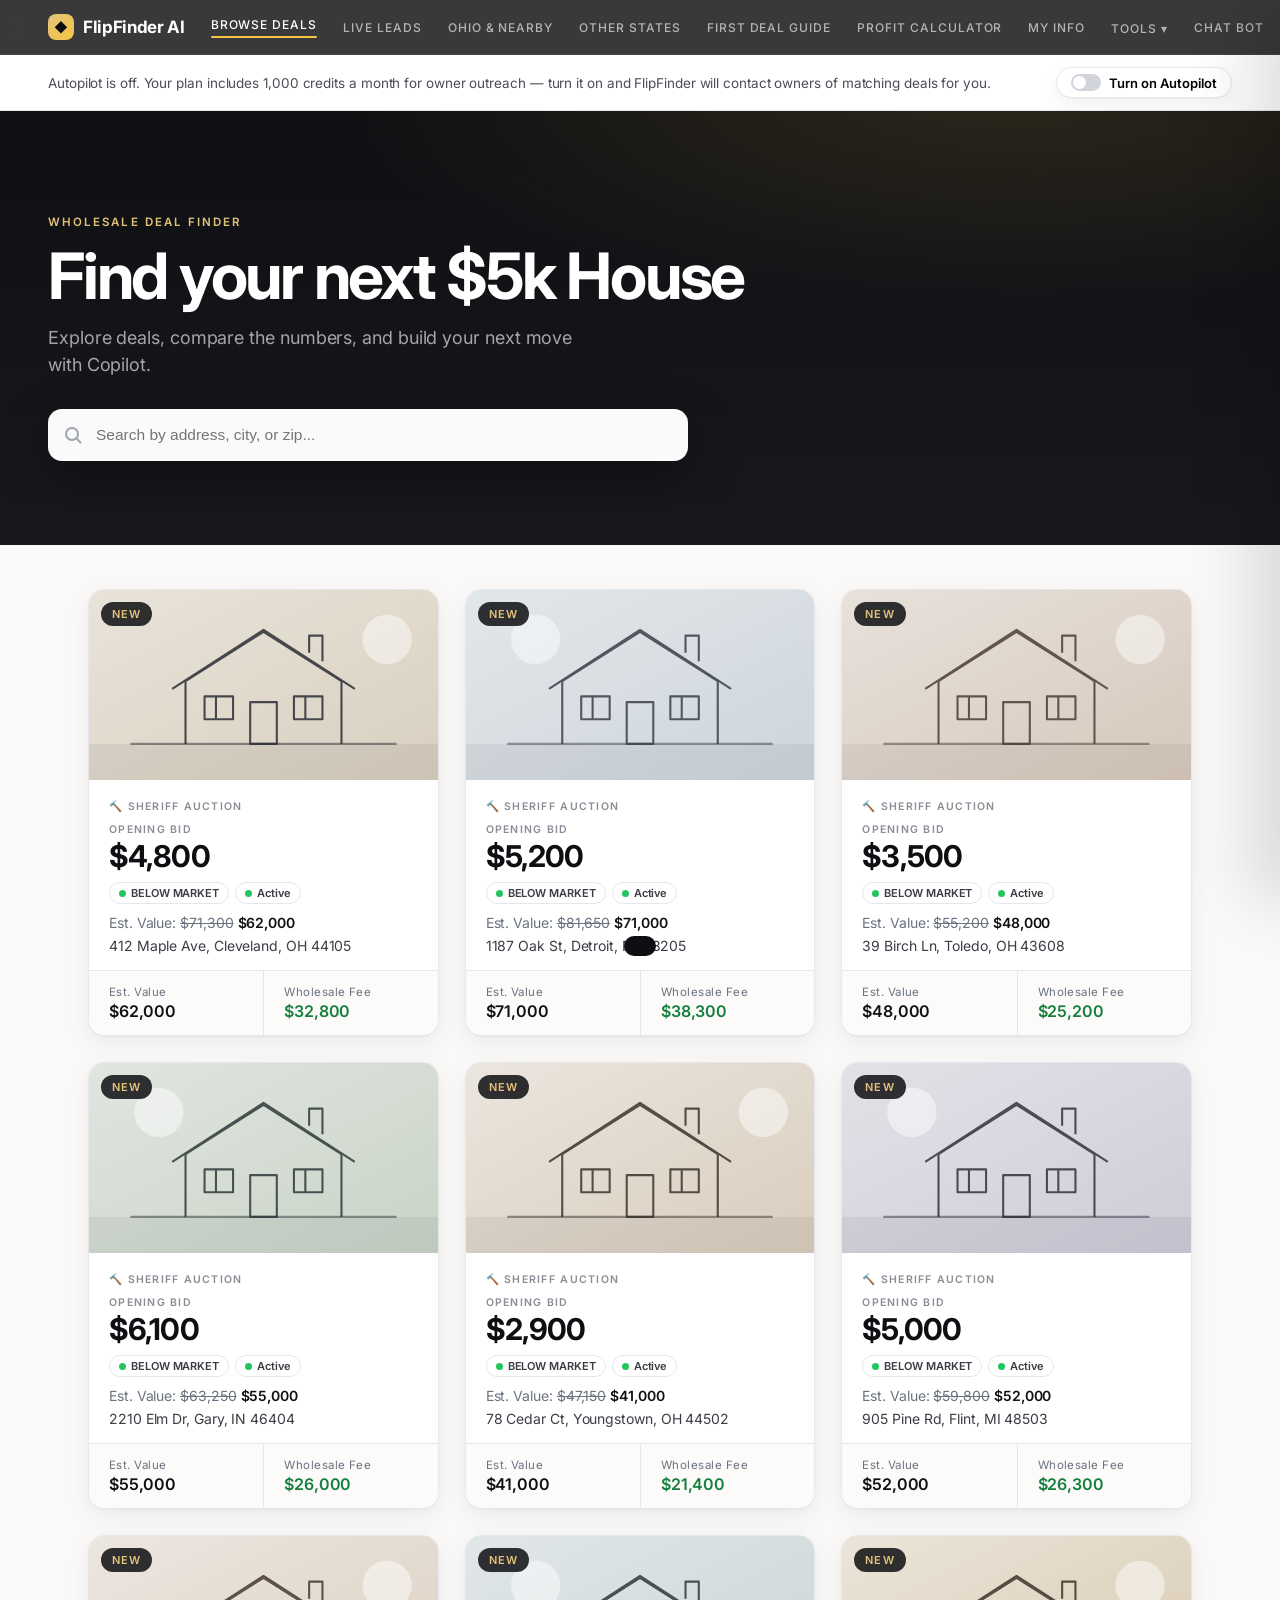
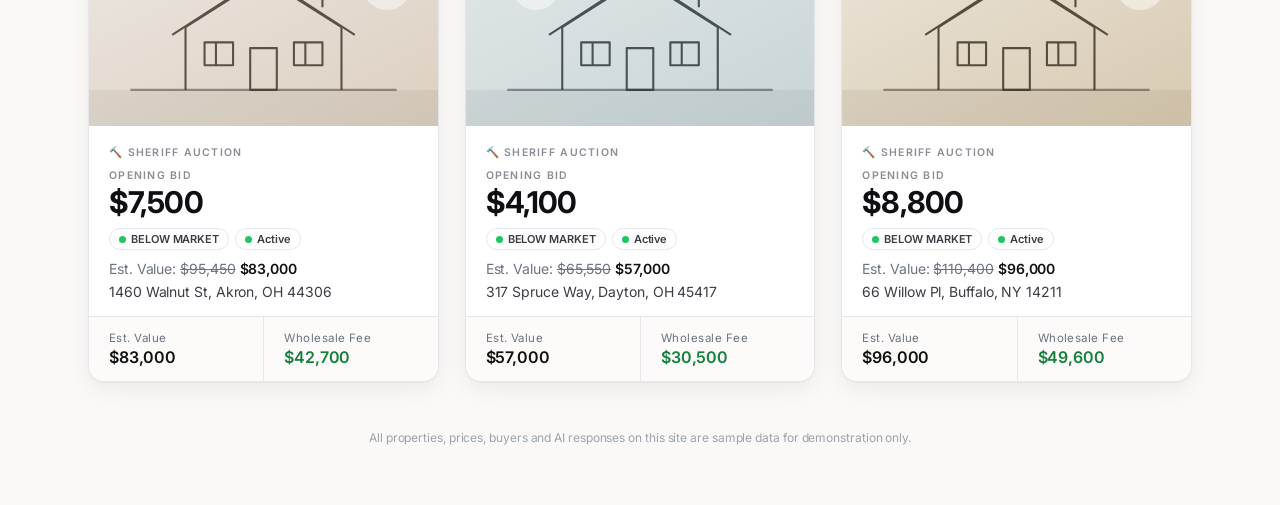
<file: index.html>
<!DOCTYPE html><html lang="en"><head><meta charset="utf-8"><meta name="viewport" content="width=device-width,initial-scale=1">
<title>FlipFinder AI · Browse Deals</title>
<link rel="preconnect" href="https://fonts.googleapis.com"><link rel="preconnect" href="https://fonts.gstatic.com" crossorigin><link href="https://fonts.googleapis.com/css2?family=Inter:wght@400;500;600;700;800&display=swap" rel="stylesheet"><link rel="stylesheet" href="theme.css"><style>
*{box-sizing:border-box}body{margin:0;font-family:Inter,-apple-system,"Segoe UI",Roboto,Helvetica,Arial,sans-serif;color:#111;background:#fff}
:root{--g:#6b7280;--b:#e5e7eb;--y:#f5c542;--yl:#fef9e7;--gr:#22c55e}
button{font:inherit;cursor:pointer}
nav{display:flex;align-items:center;gap:28px;padding:14px 32px;border-bottom:1px solid var(--b);position:sticky;top:0;background:#fff;z-index:20}
.logo{font-weight:800;font-size:19px;display:flex;align-items:center;gap:8px;margin-right:auto}.logo i{width:26px;height:26px;border-radius:7px;background:var(--y);display:grid;place-items:center;font-style:normal}
nav a{font-size:12px;font-weight:600;letter-spacing:.06em;color:var(--g);text-decoration:none;cursor:pointer;position:relative}nav a.on{color:#111}
nav a.on:after{content:"";position:absolute;left:0;right:0;bottom:-19px;height:2px;background:#111}
.dd{position:relative}.ddm{display:none;position:absolute;top:24px;left:0;background:#fff;border:1px solid var(--b);border-radius:10px;padding:6px;min-width:180px;box-shadow:0 8px 24px #0001}.dd:hover .ddm{display:block}.ddm div{padding:8px 10px;font-size:13px;border-radius:6px}.ddm div:hover{background:#f3f4f6}
.banner{background:#f3f4f6;display:flex;align-items:center;gap:16px;padding:12px 32px;font-size:14px;color:#374151}.banner span{flex:1}
.tog{border:1px solid #d1d5db;background:#fff;border-radius:999px;padding:6px 14px;display:flex;gap:8px;align-items:center;font-size:13px;font-weight:600}
.sw{width:30px;height:17px;border-radius:9px;background:#d1d5db;position:relative;transition:.2s}.sw:after{content:"";position:absolute;top:2px;left:2px;width:13px;height:13px;border-radius:50%;background:#fff;transition:.2s}.tog.act .sw{background:var(--gr)}.tog.act .sw:after{left:15px}
main{max-width:1200px;margin:auto;padding:40px 32px}
h1{font-size:44px;letter-spacing:-.02em;margin:0 0 8px}.sub{color:var(--g);font-size:17px;margin:0 0 24px}
.search{width:100%;padding:15px 18px 15px 44px;border:1px solid var(--b);border-radius:12px;font-size:16px;outline:none;background:#fff url("data:image/svg+xml,%3Csvg xmlns='http://www.w3.org/2000/svg' width='18' height='18' fill='none' stroke='%239ca3af' stroke-width='2'%3E%3Ccircle cx='8' cy='8' r='6'/%3E%3Cpath d='m13 13 4 4'/%3E%3C/svg%3E") 16px center no-repeat}.search:focus{border-color:#111}
.grid{display:grid;grid-template-columns:repeat(auto-fill,minmax(320px,1fr));gap:22px;margin-top:28px}
.card{border:1px solid var(--b);border-radius:14px;overflow:hidden;cursor:pointer;transition:.2s;background:#fff}.card:hover{transform:translateY(-3px);box-shadow:0 10px 28px #0000000f}
.img{height:180px;position:relative;background-size:cover;background-position:center}.new{position:absolute;top:12px;left:12px;background:var(--y);font-size:11px;font-weight:800;padding:4px 9px;border-radius:6px}
.cb{padding:16px}.lab{font-size:11px;font-weight:700;letter-spacing:.07em;color:var(--g)}.price{font-size:28px;font-weight:800;margin:2px 0 8px}
.tags{display:flex;gap:6px;margin-bottom:10px}.tag{font-size:11px;font-weight:600;border:1px solid var(--b);border-radius:999px;padding:3px 9px;display:flex;align-items:center;gap:5px}.dot{width:7px;height:7px;border-radius:50%;background:var(--gr)}
.ev{font-size:14px;color:var(--g)}.ev s{margin:0 4px}.ev b{color:#111}.addr{font-size:14px;margin-top:4px}
.ft{display:grid;grid-template-columns:1fr 1fr;border-top:1px solid var(--b)}.ft div{padding:12px 16px;font-size:12px;color:var(--g)}.ft div+div{border-left:1px solid var(--b)}.ft b{display:block;color:#111;font-size:15px}
.note{font-size:12px;color:#9ca3af;text-align:center;margin:40px 0 0}
.ov{position:fixed;inset:0;background:#0003;opacity:0;pointer-events:none;transition:.25s;z-index:30}.ov.show{opacity:1;pointer-events:auto}
.panel{position:fixed;top:0;right:0;height:100%;width:min(520px,100%);background:#fff;z-index:31;transform:translateX(100%);transition:.3s ease;overflow-y:auto;padding:26px;border-left:1px solid var(--b)}.panel.show{transform:none}
.x{position:absolute;top:14px;right:16px;border:0;background:none;font-size:22px;color:var(--g)}
.ph{display:flex;justify-content:space-between;align-items:baseline;margin-top:8px}.ph h2{margin:0;font-size:22px}.ph b{font-size:22px}
.opt{border:1px solid var(--b);border-radius:12px;margin-top:10px;transition:.2s}.opt.sel{border-color:#111}.oh{display:flex;align-items:center;gap:10px;padding:14px;cursor:pointer}.oh span{flex:1;font-weight:600}.oh em{font-style:normal;font-weight:700;color:#15803d}
.rad{width:16px;height:16px;border-radius:50%;border:2px solid #d1d5db}.sel .rad{border:5px solid #111}
.math{max-height:0;overflow:hidden;transition:max-height .3s;padding:0 14px}.sel .math{max-height:300px;padding-bottom:12px}.row{display:flex;justify-content:space-between;font-size:14px;padding:5px 0;color:#374151}.row.t{border-top:1px solid var(--b);font-weight:700;color:#111;margin-top:4px;padding-top:8px}
details{border:1px solid var(--b);border-radius:12px;padding:12px 14px;margin-top:14px;font-size:14px}summary{font-weight:600;cursor:pointer}details p{color:var(--g);margin:8px 0}
.ts{background:#f3f4f6;border-radius:12px;padding:16px;margin-top:14px}.ts .lab{margin-bottom:8px}
.btn{border:1px solid #d1d5db;background:#fff;border-radius:10px;padding:12px 16px;font-weight:600;font-size:14px;transition:.15s}.btn:hover{background:#f9fafb}.btn.y{background:var(--y);border-color:var(--y)}.btn.y:hover{filter:brightness(.96)}.btn.full{width:100%;margin-top:10px}.btn.dk{background:#111;color:#fff;border-color:#111}
.two{display:grid;grid-template-columns:1fr 1fr;gap:10px;margin-top:14px}
.alert{background:var(--yl);border:1px solid #f6e3a1;border-radius:10px;padding:12px 14px;font-size:13px;color:#7a5b00;margin-top:16px}
.spin{display:inline-block;width:14px;height:14px;border:2px solid #d1d5db;border-top-color:#111;border-radius:50%;animation:s 1s linear infinite;vertical-align:-2px;margin-right:6px}@keyframes s{to{transform:rotate(360deg)}}
.res{font-size:14px;margin-top:10px}.res div{padding:3px 0}
.buyer{display:flex;align-items:center;justify-content:space-between;border:1px solid var(--b);border-radius:10px;padding:10px 12px;margin-top:8px;font-size:14px}.buyer small{color:var(--g);display:block}
.modal{position:fixed;inset:0;display:grid;place-items:center;z-index:40;background:#0004;opacity:0;pointer-events:none;transition:.2s}.modal.show{opacity:1;pointer-events:auto}
.mb{background:#fff;border-radius:16px;width:min(480px,94vw);max-height:86vh;display:flex;flex-direction:column;padding:20px;position:relative}
.msgs{flex:1;overflow-y:auto;min-height:280px;display:flex;flex-direction:column;gap:8px;padding:8px 0}.m{max-width:85%;padding:10px 13px;border-radius:12px;font-size:14px;line-height:1.45}.m.u{align-self:flex-end;background:#111;color:#fff}.m.a{background:#f3f4f6}
.ci{display:flex;gap:8px}.ci input{flex:1;border:1px solid var(--b);border-radius:10px;padding:10px;font:inherit}
.chips{display:flex;flex-wrap:wrap;gap:6px;margin:6px 0}.chips button{border:1px solid var(--b);background:#fff;border-radius:999px;font-size:12px;padding:5px 10px}
.step{display:flex;gap:10px;align-items:center;padding:10px 0;font-size:15px;color:#9ca3af}.step.done{color:#111}.step.cur{color:#111}.ck{width:22px;height:22px;border-radius:50%;border:2px solid #d1d5db;display:grid;place-items:center;font-size:12px}.done .ck{background:var(--gr);border-color:var(--gr);color:#fff}
.toast{position:fixed;bottom:24px;left:50%;transform:translateX(-50%) translateY(80px);background:#111;color:#fff;padding:10px 16px;border-radius:10px;font-size:14px;transition:.3s;z-index:50}.toast.show{transform:translateX(-50%)}
@media(max-width:760px){nav{gap:14px;padding:12px 16px;overflow-x:auto}nav a.on:after{display:none}.banner{flex-direction:column;align-items:flex-start;padding:12px 16px}main{padding:28px 16px}h1{font-size:32px}}
.wb{border:1px solid var(--b);border-radius:14px;padding:16px;margin:12px 0 18px;background:linear-gradient(#fffdf5,#fff)}.wb h3,.cbs h3{margin:0 0 4px;font-size:18px}.big{display:flex;gap:10px;margin:10px 0}.big div{flex:1;border:1px solid var(--b);border-radius:10px;padding:10px;background:#fff}.big small{display:block;font-size:11px;font-weight:700;letter-spacing:.06em;color:var(--g)}.big b{font-size:20px}
.ct{width:100%;border-collapse:collapse;font-size:12.5px;margin-top:6px}.ct th{text-align:left;color:var(--g);font-weight:600;border-bottom:1px solid var(--b);padding:5px 4px}.ct td{padding:5px 4px;border-bottom:1px solid #f3f4f6}.ct td+td,.ct th+th{text-align:right}.ct tr.avg td{font-weight:700;border-bottom:0}
.disc{display:flex;justify-content:space-between;align-items:center;background:var(--yl);border:1px solid #f6e3a1;border-radius:10px;padding:10px 12px;margin-top:10px;font-size:14px}.disc b{color:#15803d;font-size:17px}
.cbs{margin-top:22px}.vs{display:grid;grid-template-columns:1fr 1fr;gap:10px;margin-top:10px}.vc{border:1px solid var(--b);border-radius:12px;padding:12px;position:relative}.vc.win{border:2px solid var(--y);background:#fffdf5}.vc h4{margin:0 0 8px;font-size:13.5px;line-height:1.3}.vc .row{font-size:12.5px;padding:3px 0}.win .badge{position:absolute;top:-10px;right:10px;background:var(--y);font-size:10px;font-weight:800;padding:3px 8px;border-radius:6px}
.fine{font-size:11.5px;color:#9ca3af;margin-top:8px}.mini{font-size:12px;color:var(--g);padding:9px 16px;border-top:1px solid var(--b)}.mini b{color:#111}
@media(max-width:520px){.vs{grid-template-columns:1fr}}
</style><script src="profit.js"></script><script src="contract.js"></script></head><body>
<nav><div class="logo"><i>◆</i>FlipFinder AI</div>
<a class="on" href="index.html">BROWSE DEALS</a><a href="leads.html">LIVE LEADS</a><a href="ohio.html">OHIO &amp; NEARBY</a><a href="states.html">OTHER STATES</a><a href="guide.html">FIRST DEAL GUIDE</a><a href="calculator.html">PROFIT CALCULATOR</a><a href="#" onclick="GC.profile();return false">MY INFO</a>
<span class="dd"><a>TOOLS ▾</a><div class="ddm"><div onclick="location.href='calculator.html'">Deal Calculator</div><div onclick="toast('Comps finder (sample)')">Comps Finder</div><div onclick="toast('Skip tracing (sample)')">Skip Tracing</div></div></span>
<a onclick="openChat(null)">CHAT BOT</a></nav>
<div class="banner"><span id="apt">Autopilot is off. Your plan includes 1,000 credits a month for owner outreach — turn it on and FlipFinder will contact owners of matching deals for you.</span><button class="tog" id="tog" onclick="autop()"><span class="sw"></span><span id="togl">Turn on Autopilot</span></button></div>
<header class="hero"><div class="hin"><div class="eyebrow">WHOLESALE DEAL FINDER</div><h1>Find your next $5k House</h1><p class="sub">Explore deals, compare the numbers, and build your next move with Copilot.</p>
<input class="search" id="q" placeholder="Search by address, city, or zip..." oninput="render()"></div></header><main>
<div class="grid" id="grid"></div><p class="note">All properties, prices, buyers and AI responses on this site are sample data for demonstration only.</p></main>
<div class="ov" id="ov" onclick="closeP()"></div><aside class="panel" id="panel"></aside>
<div class="modal" id="chatM"><div class="mb"><button class="x" onclick="hide('chatM')">×</button><h3 style="margin:0">✨ Ask FlipFinder</h3><div id="ctx" class="lab" style="margin-top:4px"></div><div class="msgs" id="msgs"></div><div class="chips" id="chips"></div><div class="ci"><input id="ci" placeholder="Ask about this deal..." onkeydown="if(event.key=='Enter')send()"><button class="btn y" onclick="send()">Send</button></div></div></div>
<div class="modal" id="flipM"><div class="mb"><button class="x" onclick="hide('flipM')">×</button><h3 style="margin:0 0 10px">Flip This Contract</h3><div id="steps"></div></div></div>
<div class="toast" id="toast"></div>
<script>
const $=id=>document.getElementById(id),f=n=>(n<0?'−$':'$')+Math.abs(Math.round(n)).toLocaleString();
const D=[["412 Maple Ave","Cleveland, OH 44105",4800,62000,58,410,1150],["1187 Oak St","Detroit, MI 48205",5200,71000,62,520,1250],["39 Birch Ln","Toledo, OH 43608",3500,48000,49,300,950],["2210 Elm Dr","Gary, IN 46404",6100,55000,64,350,1050],["78 Cedar Ct","Youngstown, OH 44502",2900,41000,44,280,900],["905 Pine Rd","Flint, MI 48503",5000,52000,51,330,1000],["1460 Walnut St","Akron, OH 44306",7500,83000,79,560,1300],["317 Spruce Way","Dayton, OH 45417",4100,57000,53,390,1100],["66 Willow Pl","Buffalo, NY 14211",8800,96000,88,640,1450]].map((d,i)=>({id:i,addr:d[0],city:d[1],bid:d[2],old:d[3]*1.15,val:d[3],rep:d[4]*100,cf:d[5],rent:d[6],img:svg(i)}));
function svg(i){const P=[['#e9e4da','#d8cfbf'],['#e3e7ea','#cdd5db'],['#e8e2dc','#d6c8bb'],['#e1e6e0','#c9d3c7'],['#ebe6df','#d9cdbd'],['#e4e2e8','#cfcbd8'],['#ece7e1','#dccfc0'],['#e2e7e8','#c8d4d6'],['#ebe5da','#d8c9b0']][i],a=['#2b2e35','#3a3f47','#4a3f36','#30383a','#3b342e','#33323b','#43392f','#2c3a3c','#3d3528'][i],w=i%2?120:0;
return `url('data:image/svg+xml,${encodeURIComponent(`<svg xmlns='http://www.w3.org/2000/svg' viewBox='0 0 400 200'><defs><linearGradient id='g' x1='0' y1='0' x2='1' y2='1'><stop offset='0' stop-color='${P[0]}'/><stop offset='1' stop-color='${P[1]}'/></linearGradient></defs><rect width='400' height='200' fill='url(#g)'/><circle cx='${330-w*2}' cy='52' r='26' fill='#fff' opacity='.45'/><rect y='162' width='400' height='38' fill='${a}' opacity='.07'/><g fill='none' stroke='${a}' stroke-width='2.2' stroke-linejoin='round' opacity='.85'><path d='M118 162V96l82-52 82 52v66'/><path d='M104 104l96-62 96 62'/><rect x='186' y='118' width='28' height='44'/><rect x='138' y='112' width='30' height='24'/><rect x='232' y='112' width='30' height='24'/><path d='M150 112v24M244 112v24'/><path d='M248 66V48h14v27'/></g><path d='M60 162h280' stroke='${a}' stroke-width='2.2' opacity='.5'/></svg>`).replace(/'/g,'%27')}')`}
function strat(p){const fee=Math.round(p.val*.08/500)*500,title=1200;
return[{k:'Buy & hold',profit:p.rent*12*.6-(p.bid+title+p.rep)*0.05+ (p.val-p.bid-title-p.rep)*0,rows:[['Est. rent (12 mo)',p.rent*12],['Operating costs (40%)',-p.rent*12*.4],['Opening bid',-p.bid],['Title & repairs',-(title+p.rep)],['Est. value after repairs',p.val]],calc:null},
{k:'Fix & flip',rows:[['Est. value',p.val],['Opening bid',-p.bid],['Title & repairs',-(title+p.rep)],['Holding & closing (8%)',-p.val*.08]]},
{k:'Wholesale',rows:[['Est. value',p.val],['Opening bid',-p.bid],['Title costs',-title],['Assignment fee (you keep)',fee]],tot:fee}].map(s=>{if(s.k=='Buy & hold')s.tot=s.rows.reduce((a,r)=>a+r[1],0);else if(!s.tot)s.tot=s.rows.reduce((a,r)=>a+r[1],0);return s})}
function render(){const q=$('q').value.toLowerCase(),L=D.filter(p=>(p.addr+' '+p.city).toLowerCase().includes(q));
$('grid').innerHTML=L.length?L.map(p=>`<div class="card" onclick="openP(${p.id})"><div class="img" style="background-image:${p.img}"><span class="new">NEW</span></div><div class="cb"><div class="lab">🔨 SHERIFF AUCTION</div><div class="lab" style="margin-top:10px">OPENING BID</div><div class="price">${f(p.bid)}</div><div class="tags"><span class="tag"><i class="dot"></i>BELOW MARKET</span><span class="tag"><i class="dot"></i>Active</span></div><div class="ev">Est. Value:<s>${f(p.old)}</s><b>${f(p.val)}</b></div><div class="addr">${p.addr}, ${p.city}</div></div><div class="ft"><div>Cash Flow<b>${f(p.cf)}/mo</b></div><div>Est. Rent<b>${f(p.rent)}/mo</b></div></div><div class="mini">Value <b>${f(p.val)}</b> · Resell <b>${f(sell(p).n1)}</b> · Wholesale <b>${f(sell(p).n2)}</b></div></div>`).join(''):'<p style="color:#6b7280">No deals match your search.</p>'}
let cur=null,sel=1;
function openP(id){cur=D[id];sel=1;drawP();$('panel').classList.add('show');$('ov').classList.add('show');$('panel').scrollTop=0}
function closeP(){$('panel').classList.remove('show');$('ov').classList.remove('show')}
function sell(p){const sq=900+p.id*70,psf=p.val/sq,cs=[[-80,.95,'12'],[40,1.02,'27'],[120,1.03,'41']].map((c,i)=>{const q=sq+c[0],pp=psf*c[1];return{a:(+c[2]*(p.id+3))+' '+['Lincoln','Grant','Park'][i]+' St',sq:q,ppsf:pp,pr:pp*q,mo:[2,4,5][i]}}),avg=cs.reduce((a,c)=>a+c.ppsf,0)/3;
const asis=p.val-p.rep,bp=Math.round((p.val*.7-p.rep)/100)*100,hold=300,rc=bp*.02,n1=bp-p.bid-1200-hold-rc,emd=500,wc=500,fee=bp-p.bid,n2=fee-wc;
return{sq,cs,avg,asis,bp,hold,rc,n1,c1:p.bid+1200+hold,emd,wc,fee,n2,c2:emd+wc,disc:p.val-p.bid,dp:(p.val-p.bid)/p.val*100}}
function worthHTML(p){const x=sell(p),r=(a,b,t)=>`<div class="row${t?' t':''}"><span>${a}</span><span>${f(b)}</span></div>`,w=x.n2>=x.n1;
return `<div class="wb"><h3>What it's actually worth</h3><div class="big"><div><small>ARV (AFTER REPAIRS)</small><b>${f(p.val)}</b></div><div><small>AS-IS VALUE</small><b>${f(x.asis)}</b></div></div>
<div style="font-size:13px;color:#6b7280">Estimated from 3 nearby sold comps × this home's ${x.sq.toLocaleString()} sqft; as-is = ARV − ${f(p.rep)} est. repairs.</div>
<table class="ct"><tr><th>Comparable sale</th><th>Sold</th><th>Sqft</th><th>$/sqft</th></tr>${x.cs.map(c=>`<tr><td>${c.a}<br><span style="color:#9ca3af">${c.mo} mo ago</span></td><td>${f(c.pr)}</td><td>${c.sq.toLocaleString()}</td><td>${f(c.ppsf)}</td></tr>`).join('')}<tr class="avg"><td>Average</td><td>${f(x.cs.reduce((a,c)=>a+c.pr,0)/3)}</td><td></td><td>${f(x.avg)}</td></tr></table>
<div class="disc"><span>Discount vs opening bid (${f(p.bid)})</span><b>${f(x.disc)} · ${x.dp.toFixed(0)}% off</b></div></div>`+'\u0000'+
`<div class="cbs"><h3>Profit if you sell to a cash buyer</h3><div style="font-size:13px;color:#6b7280">Cash buyer price = 70% × ARV − repairs = <b style="color:#111">${f(x.bp)}</b></div><div class="vs">
<div class="vc ${w?'':'win'}">${w?'':'<span class="badge">EARNS MORE</span>'}<h4>1) Buy it, then resell to a cash buyer</h4>${r('Resale to cash buyer',x.bp)}${r('Purchase (opening bid)',-p.bid)}${r('Title / closing',-1200)}${r('Holding (2 mo × $150)',-x.hold)}${r('Resale closing (2%)',-x.rc)}${r('Net profit',x.n1,1)}${r('Cash needed upfront',x.c1)}<div class="row"><span>Timeline</span><span>30–60 days</span></div></div>
<div class="vc ${w?'win':''}">${w?'<span class="badge">EARNS MORE</span>':''}<h4>2) Contract &amp; assign (wholesale)</h4>${r('Contract price',p.bid)}${r('Cash buyer price',x.bp)}${r('Assignment fee',x.fee)}${r('Marketing & docs',-x.wc)}${r('Net profit',x.n2,1)}${r('Earnest money (refunded at close)',x.emd)}${r('Cash needed upfront',x.c2)}<div class="row"><span>Timeline</span><span>14–30 days</span></div></div></div>
<p style="font-size:13px;margin:10px 0 0"><b>Tradeoff:</b> wholesaling needs only ~${f(x.c2)} at risk and closes faster, but auction sales usually require buying outright — buying ties up ${f(x.c1)} and you carry the resale risk.</p>
<p class="fine">All figures are estimates from sample data, not appraisals or financial advice.</p></div>`}
function drawP(){const p=cur,S=strat(p),W=worthHTML(p).split('\u0000');
$('panel').innerHTML=`<button class="x" onclick="closeP()">×</button><div class="lab">🔨 SHERIFF AUCTION · ${p.addr}, ${p.city}</div>
<div class="ph"><h2>Explore ways to profit</h2><b>${f(p.val)}</b></div><p style="color:#6b7280;font-size:14px;margin:6px 0 4px">Estimates based on comparable sales, local rents and typical repair costs. Verify before bidding.</p>`+W[0]+`<div class="ph" style="margin-top:0"><h2 style="font-size:18px">Strategies</h2></div>
${S.map((s,i)=>`<div class="opt ${i==sel?'sel':''}"><div class="oh" onclick="sel=${i};drawP()"><i class="rad"></i><span>${s.k}</span><em>${s.k=='Buy & hold'?f(p.cf*12)+'/yr':f(s.tot)}</em></div><div class="math">${s.rows.map(r=>`<div class="row"><span>${r[0]}</span><span>${r[1]<0?'−':''}${f(Math.abs(r[1]))}</span></div>`).join('')}<div class="row t"><span>${s.k=='Wholesale'?'Your profit':'Est. profit'}</span><span>${f(s.tot)}</span></div></div></div>`).join('')}
`+W[1]+`<details><summary>What each step means</summary><p><b>Buy & hold:</b> win the auction, repair, and rent it out for monthly cash flow.</p><p><b>Fix & flip:</b> renovate and resell at the after-repair value.</p><p><b>Wholesale:</b> put the property under contract and assign it to a cash buyer for a fee — no repairs needed.</p></details>
<div class="ts"><div class="lab">TITLE SCREEN</div><div id="tsr" style="font-size:14px;color:#6b7280">Check for liens, judgments and ownership issues before you bid.</div><button class="btn full" id="tsb" onclick="title_()">Run Title Screen</button></div>
<div class="two"><button class="btn" onclick="toast('Deal structure saved (sample)')">Structure Deal</button><button class="btn y" onclick="toast('Full analysis report generated (sample)')">Full Analysis</button></div>
<button class="btn full dk" onclick="openChat(cur)">✨ Ask FlipFinder About This Deal</button>
<button class="btn full" onclick="buyers()">Get Cash Buyers</button><div id="by"></div>
<button class="btn full" onclick="flip()">Flip This Contract</button>
<div class="alert">⚠️ Email is not connected. Connect Gmail in Settings before you send this offer, nothing is sent until you do.</div>`}
function title_(){$('tsb').disabled=1;$('tsr').innerHTML='<span class="spin"></span>Searching county records…';setTimeout(()=>{$('tsb').style.display='none';$('tsr').innerHTML=`<div class="res"><div>✅ Clear chain of ownership (3 transfers)</div><div>✅ No open mortgages after foreclosure</div><div>⚠️ Unpaid property tax: ${f(cur.bid*.12)}</div><div>✅ No municipal code liens</div><div style="margin-top:6px;color:#111"><b>Result: Low risk</b></div></div>`},1800)}
function buyers(){const b=$('by');b.innerHTML='<div style="margin-top:10px;font-size:14px"><span class="spin"></span>Matching cash buyers in your area…</div>';setTimeout(()=>{const n=['Rustbelt Holdings LLC','J. Martinez (investor)','Keystone Rentals','Blue Door Capital'];b.innerHTML=n.map((x,i)=>`<div class="buyer"><div><b>${x}</b><small>Closed ${9-i*2} deals nearby · offer</small></div><b>${f(cur.bid+cur.val*(.1-.015*i))}</b><button class="btn" style="padding:6px 10px" onclick="this.textContent='Assigned ✓';this.disabled=1;toast('Contract assignment prepared (sample)')">Assign contract</button></div>`).join('')},1600)}
function flip(){const st=['Drafting offer','Sending to owner','Owner reviewing','Contract signed'];show('flipM');let i=0;const d=()=>{$('steps').innerHTML=st.map((s,j)=>`<div class="step ${j<i?'done':j==i?'cur':''}"><span class="ck">${j<i?'✓':j==i?'<span class="spin" style="margin:0"></span>':''}</span>${s}</div>`).join('')+(i>=st.length?`<p style="font-size:13px;color:#6b7280">Simulation only — nothing was actually sent. Connect Gmail in Settings to send real offers.</p>`:'');if(i++<st.length)setTimeout(d,1100)};d()}
let ctxP=null;
function openChat(p){ctxP=p;$('ctx').textContent=p?p.addr+', '+p.city:'GENERAL ASSISTANT';$('msgs').innerHTML='';msg('a',p?`Hi! I've loaded ${p.addr}. Opening bid is ${f(p.bid)} against an estimated value of ${f(p.val)}. What would you like to know?`:"Hi! I'm FlipFinder. Ask me about deals, strategies, wholesaling, or how to find cheap houses.");
$('chips').innerHTML=(p?['Is this a good deal?','What should I offer?','Repair costs?','Best strategy?']:['Cheapest deal?','What is wholesaling?','How do auctions work?']).map(c=>`<button onclick="$('ci').value='${c}';send()">${c}</button>`).join('');show('chatM');setTimeout(()=>$('ci').focus(),200)}
function msg(w,t){const e=document.createElement('div');e.className='m '+w;e.innerHTML=t;$('msgs').appendChild(e);$('msgs').scrollTop=1e6}
function send(){const t=$('ci').value.trim();if(!t)return;$('ci').value='';msg('u',t.replace(/</g,'&lt;'));msg('a','<span class="spin"></span>');const l=$('msgs').lastChild;setTimeout(()=>l.innerHTML=reply(t.toLowerCase()),900)}
function reply(t){const p=ctxP;if(p){const S=strat(p),best=S.slice(1).reduce((a,b)=>b.tot>a.tot?b:a);
if(/good|worth|deal/.test(t))return `The bid of ${f(p.bid)} is ${Math.round(p.bid/p.val*100)}% of the estimated ${f(p.val)} value — well below the 70% rule. With ${f(p.rep)} in repairs, total in is ${f(p.bid+p.rep+1200)}. Looks strong on paper; run the title screen first.`;
if(/offer|bid|max/.test(t))return `Using the 70% rule: ${f(p.val)} × 0.7 − ${f(p.rep)} repairs = max bid of about <b>${f(p.val*.7-p.rep)}</b>. The opening bid is ${f(p.bid)}, so you have room.`;
if(/repair|rehab/.test(t))return `I estimate about ${f(p.rep)} in repairs for this property, based on age and comps. Budget a 10–15% contingency (${f(p.rep*.12)}).`;
if(/strateg|best|flip|hold|whole/.test(t))return `Fix & flip shows ${f(S[1].tot)}, wholesale ${f(S[2].tot)} with no repairs, and buy & hold about ${f(p.cf)}/mo. Highest projected profit: <b>${best.k}</b>.`;
if(/rent|cash/.test(t))return `Est. rent is ${f(p.rent)}/mo, with ${f(p.cf)}/mo cash flow after expenses — ${f(p.cf*12)}/yr.`;
return `For ${p.addr}: bid ${f(p.bid)}, value ${f(p.val)}, repairs ${f(p.rep)}, rent ${f(p.rent)}/mo. Ask about offers, repairs, rent, or strategy.`}
if(/cheap|lowest/.test(t)){const c=[...D].sort((a,b)=>a.bid-b.bid)[0];return `The cheapest active deal is ${c.addr}, ${c.city} with an opening bid of ${f(c.bid)}.`}
if(/wholesal/.test(t))return 'Wholesaling means getting a property under contract and assigning that contract to a cash buyer for a fee, without buying it yourself.';
if(/auction|sheriff/.test(t))return 'Sheriff auctions sell foreclosed properties to the highest bidder, often far below market. Usually you need cash or proof of funds, and you should always check the title first.';
return `I'm tracking ${D.length} sample deals right now. Try asking about the cheapest deal, wholesaling, or auctions — or open a property for deal-specific answers.`}
function show(i){$(i).classList.add('show')}function hide(i){$(i).classList.remove('show')}
function toast(t){const e=$('toast');e.textContent=t;e.classList.add('show');clearTimeout(e._t);e._t=setTimeout(()=>e.classList.remove('show'),2200)}
function autop(){const o=$('tog').classList.toggle('act');$('togl').textContent=o?'Autopilot on':'Turn on Autopilot';$('apt').textContent=o?'Autopilot is on. FlipFinder is using your 1,000 monthly credits to reach owners of matching deals (simulated).':'Autopilot is off. Your plan includes 1,000 credits a month for owner outreach — turn it on and FlipFinder will contact owners of matching deals for you.'}
document.addEventListener('keydown',e=>{if(e.key=='Escape'){closeP();hide('chatM');hide('flipM')}});

</script><div class="modal" id="docM"><div class="mb" style="width:min(820px,96vw)"><button class="x" onclick="hide('docM')">×</button><h3 style="margin:0" id="docT"></h3><div class="docbar"><button class="btn y" onclick="printDoc()">Print / Save PDF</button><button class="btn" onclick="dl(curDoc,'doc')">Download .doc</button><button class="btn" onclick="dl(curDoc,'txt')">Download .txt</button></div><div class="docv" id="docV"></div></div></div>
<div id="printArea"></div>
<style>
.wiz{border:2px solid var(--y);border-radius:14px;padding:16px;margin-top:16px}.wiz h3{margin:0}.pb{height:6px;background:#f3f4f6;border-radius:3px;margin:10px 0 6px;overflow:hidden}.pb i{display:block;height:100%;background:var(--y);transition:.3s}
.stp{display:flex;justify-content:space-between;font-size:11px;font-weight:700;color:#9ca3af;letter-spacing:.04em}.stp .on{color:#111}
.fg{display:grid;grid-template-columns:1fr 1fr;gap:8px;margin-top:10px}.fg label{font-size:12px;color:var(--g);display:flex;flex-direction:column;gap:3px}.fg input{border:1px solid var(--b);border-radius:8px;padding:8px;font:inherit;font-size:14px;color:#111}.fg .w2{grid-column:span 2}
.nav2{display:flex;justify-content:space-between;margin-top:12px}.pick{border:1px solid var(--b);border-radius:10px;padding:8px 10px;margin-top:6px;font-size:13px;display:flex;justify-content:space-between;cursor:pointer}.pick.on{border-color:#111;background:#fafafa}
.feebox{background:var(--yl);border:1px solid #f6e3a1;border-radius:10px;padding:12px;margin-top:10px;font-size:14px}.feebox b{font-size:22px;color:#15803d}
.docl{display:grid;gap:6px;margin-top:10px}.docl div{display:flex;align-items:center;gap:6px;border:1px solid var(--b);border-radius:10px;padding:8px 10px;font-size:13px}.docl span{flex:1;font-weight:600}.docl button{padding:5px 8px;font-size:12px}
.docbar{display:flex;gap:8px;margin:10px 0;flex-wrap:wrap}.docv{overflow-y:auto;border:1px solid var(--b);border-radius:10px;padding:24px 28px;font-family:Georgia,serif;font-size:14px;line-height:1.55;flex:1}
.docv h1,#printArea h1{font-size:20px;text-align:center;margin:0 0 12px}.sig{margin-top:22px}.dis{font-size:11px;color:#7a5b00;background:var(--yl);padding:8px;border-radius:6px;font-family:Inter,sans-serif}
#printArea{display:none}
@media print{body>*:not(#printArea){display:none!important}#printArea{display:block;font-family:Georgia,serif;font-size:12pt;line-height:1.5}.pg{page-break-after:always}.pg:last-child{page-break-after:auto}}
</style>
<script>
const BL='________________',BLs='__________';
const ME=()=>JSON.parse(localStorage.getItem('ff_me')||'{}');
const BUY=[['Rustbelt Holdings LLC','Dana Price','offers@rustbelt.example',.0],['Blue Door Capital','Sam Ortiz','deals@bluedoor.example',-.03],['Keystone Rentals','Lee Chen','lee@keystone.example',-.05]];
let WZ=null,step=0;
function wsell(p){const bp=Math.round((p.val*.7-p.rep)/100)*100;return{bp,fee:bp-p.bid,net:bp-p.bid-500}}
function initWZ(p){const d=new Date();d.setDate(d.getDate()+30);WZ={price:p.bid,emd:100,insp:10,close:d.toISOString().slice(0,10),title:'',buyer:{company:'',name:'',email:'',price:wsell(p).bp,dep:1000},pick:-1};step=0}
const _openP=openP;openP=function(id){initWZ(D[id]);_openP(id)};
function fee(){return (+WZ.buyer.price||0)-(+WZ.price||0)}
function inp(lbl,key,type,cls,obj){const o=obj||'WZ';const v=(o=='ME'?ME():o=='B'?WZ.buyer:WZ)[key]??'';return `<label class="${cls||''}">${lbl}<input type="${type||'text'}" data-o="${o}" data-k="${key}" value="${String(v).replace(/"/g,'&quot;')}" oninput="setv(this)"></label>`}
function setv(e){const o=e.dataset.o,k=e.dataset.k;if(o=='ME'){const m=ME();m[k]=e.value;localStorage.setItem('ff_me',JSON.stringify(m))}else(o=='B'?WZ.buyer:WZ)[k]=e.value;const fb=document.getElementById('livefee');if(fb)fb.textContent=f(fee())}
function wizHTML(){const p=cur,S=['OFFER','CASH BUYER','ASSIGN','CLOSE'];let b='';
if(step==0)b=`<p style="font-size:13px;color:#6b7280;margin:8px 0 0">Make your offer to the seller. Buyer on the contract will read "<i>${ME().company||ME().name||'Your company'} and/or assigns</i>".</p><div class="fg">${inp('Your name','name','text','','ME')}${inp('Your company','company','text','','ME')}${inp('Your email','email','email','','ME')}${inp('Your phone','phone','tel','','ME')}${inp('Contract price ($)','price','number')}${inp('Earnest money ($)','emd','number')}${inp('Inspection period (days)','insp','number')}${inp('Closing date','close','date')}${inp('Title company','title','text','w2')}</div>`;
if(step==1)b=`<p style="font-size:13px;color:#6b7280;margin:8px 0 0">Pick a sample cash buyer or type your own.</p>${BUY.map((x,i)=>`<div class="pick ${WZ.pick==i?'on':''}" onclick="pickB(${i})"><span><b>${x[0]}</b> · ${x[1]}</span><b>${f(Math.round(wsell(p).bp*(1+x[3])/100)*100)}</b></div>`).join('')}<div class="fg">${inp('Buyer company','company','text','','B')}${inp('Buyer contact name','name','text','','B')}${inp('Buyer email','email','email','','B')}${inp('Buyer price ($)','price','number','','B')}${inp('Non-refundable deposit from buyer ($)','dep','number','w2','B')}</div>`;
if(step==2)b=`<div class="feebox">Assignment fee = buyer price ${f(WZ.buyer.price)} − contract price ${f(WZ.price)}<br><b id="livefee">${f(fee())}</b> <span style="color:#6b7280">· est. net after ~$500 costs: ${f(fee()-500)}</span></div><p style="font-size:13px;color:#6b7280">Assign your contract to <b style="color:#111">${WZ.buyer.company||WZ.buyer.name||'(pick a buyer in step 2)'}</b>. Generate the Assignment of Contract below, have the buyer sign it and send the ${f(WZ.buyer.dep)} non-refundable deposit to the title company.</p>`;
if(step==3)b=`<p style="font-size:13px;color:#6b7280;margin:8px 0 0">Send both contracts to <b style="color:#111">${WZ.title||'your title company'}</b>. They run title, collect the buyer's funds, pay the seller ${f(WZ.price)} and pay you the ${f(fee())} fee at closing on ${WZ.close||BLs}.</p><button class="btn full y" onclick="openDoc(4)">Preview title company cover letter</button><button class="btn full" onclick="openDoc(5)">Open closing checklist</button>`;
return `<div class="wiz" id="wiz"><h3>Wholesale this deal</h3><div class="pb"><i style="width:${(step+1)*25}%"></i></div><div class="stp">${S.map((s,i)=>`<span class="${i<=step?'on':''}">${i+1}. ${s}</span>`).join('')}</div>${b}<div class="nav2"><button class="btn" ${step?'':'disabled style="opacity:.4"'} onclick="go(-1)">Back</button>${step<3?`<button class="btn dk" id="wnext" onclick="go(1)">Next</button>`:`<button class="btn y" onclick="toast('Deal marked ready to close (sample)')">Finish</button>`}</div></div>`}
function go(d){step=Math.max(0,Math.min(3,step+d));$('wiz').outerHTML=wizHTML()}
function pickB(i){const x=BUY[i];WZ.pick=i;Object.assign(WZ.buyer,{company:x[0],name:x[1],email:x[2],price:Math.round(wsell(cur).bp*(1+x[3])/100)*100});$('wiz').outerHTML=wizHTML()}
function drawP(){const p=cur,S=strat(p),Wk=worthHTML(p).split('\u0000')[0],w=wsell(p);
$('panel').innerHTML=`<button class="x" onclick="closeP()">×</button><div class="lab">🔨 SHERIFF AUCTION · ${p.addr}, ${p.city}</div>
<div class="ph"><h2>Wholesale this deal</h2><b>${f(w.fee)}</b></div><p style="color:#6b7280;font-size:14px;margin:6px 0 4px">Put it under contract, assign it to a cash buyer, keep the fee — you never buy the property. Estimates only.</p>
<div class="alert" style="margin-top:8px">⚠️ <b>Sheriff auction caveat:</b> sheriff/foreclosure auctions usually require the winning bidder to pay in full and often can't be assigned. Wholesaling works best by contracting with the owner <i>before</i> the sale date. Confirm with a local attorney or title company.</div>
${Wk}
<div class="feebox"><div class="lab">WHOLESALE PROFIT (ASSIGNMENT FEE)</div><div class="row"><span>Cash buyer price (70% × ARV − repairs)</span><span>${f(w.bp)}</span></div><div class="row"><span>Your contract price (opening bid)</span><span>−${f(p.bid)}</span></div><div class="row t"><span>Assignment fee</span><span>${f(w.fee)}</span></div><div class="row"><span>Minus ~$500 marketing & docs → net</span><span><b style="font-size:16px">${f(w.net)}</b></span></div><div class="row"><span>Cash at risk</span><span>~$1,000 (EMD + costs) · 14–30 days</span></div></div>
${wizHTML()}
<div class="ts" style="background:#fff;border:1px solid var(--b)"><div class="lab">DEAL PACKET</div><div style="font-size:13px;color:#6b7280">Auto-filled from this deal and the wizard. Blanks are left for anything unknown.</div>
<div class="docl">${DOCS.map((d,i)=>`<div><span>${d[0]}</span><button class="btn" onclick="openDoc(${i})">Preview</button><button class="btn" onclick="dl(${i},'doc')">.doc</button><button class="btn" onclick="dl(${i},'txt')">.txt</button></div>`).join('')}</div>
<button class="btn full y" onclick="dlAll()">Download all (.doc)</button><button class="btn full" onclick="printAll()">Print / Save all as PDF</button><p class="fine" style="color:#7a5b00">${DISC}</p></div>
<div class="ts"><div class="lab">TITLE SCREEN</div><div id="tsr" style="font-size:14px;color:#6b7280">Check for liens, judgments and ownership issues before you contract.</div><button class="btn full" id="tsb" onclick="title_()">Run Title Screen</button></div>
<button class="btn full dk" onclick="openChat(cur)">✨ Ask FlipFinder About This Deal</button>
<button class="btn full" onclick="buyers()">Get Cash Buyers</button><div id="by"></div>
<button class="btn full" onclick="flip()">Flip This Contract</button>
<details><summary>Other strategies (require buying the property)</summary>${S.slice(0,2).map(s=>`<div class="row"><span>${s.k}</span><span>${s.k=='Buy & hold'?f(p.cf*12)+'/yr':f(s.tot)}</span></div>`).join('')}<p>Not recommended for your plan — these require purchasing and holding the property.</p></details>
<div class="alert">⚠️ Email is not connected. Connect Gmail in Settings before you send this offer, nothing is sent until you do.</div>`}
const DISC='Disclaimer: These templates are general samples, not legal advice. Wholesaling rules vary by state — some require a real estate license or specific written disclosures, and some auctions/sheriff sales cannot be assigned. Have a local real estate attorney or title company review every document before signing. Figures are estimates from sample data.';
const DOCS=[['Purchase and Sale Agreement'],['Assignment of Contract'],['Seller Notice of Intent to Assign'],['Proof-of-Funds Request & Deal Sheet'],['Title Company Cover Letter'],['Closing Checklist']];
const v=(x,b)=>x!==undefined&&x!==''&&x!==null?x:(b||BL);
function docHTML(i){const p=cur,m=ME(),B=WZ.buyer,me=v(m.company||m.name),A=p.addr+', '+p.city,today=new Date().toLocaleDateString('en-US',{month:'long',day:'numeric',year:'numeric'}),sig=(r,n)=>`<div class="sig">${r}: ________________________________ Date: ${BLs}<br>Print name: ${v(n)}</div>`,dis=`<p class="dis">${DISC}</p>`;
const H=[
`<h1>PURCHASE AND SALE AGREEMENT</h1><p>Date: ${today}</p><p><b>Seller:</b> ${BL} (owner of record)<br><b>Buyer:</b> ${me} <b>and/or assigns</b></p><p><b>1. Property.</b> ${A} (legal description/parcel #: ${BL}).</p><p><b>2. Purchase Price.</b> ${f(WZ.price)}, payable in cash/certified funds at closing.</p><p><b>3. Earnest Money.</b> Buyer shall deposit ${f(WZ.emd)} with the Title Company within ${BLs} business days of acceptance, credited to Buyer at closing.</p><p><b>4. Inspection Contingency.</b> Buyer has ${v(WZ.insp)} days from acceptance to inspect the Property. If Buyer is not satisfied for any reason, Buyer may terminate this Agreement by written notice within that period and the earnest money shall be refunded in full.</p><p><b>5. Assignment.</b> Buyer may assign this Agreement, in whole or in part, to any person or entity without Seller's consent. Seller acknowledges Buyer may receive compensation for such assignment.</p><p><b>6. Closing.</b> On or before ${v(WZ.close)} at ${v(WZ.title)} ("Title Company"). Seller conveys marketable title by general warranty deed, free of liens except as accepted by Buyer.</p><p><b>7. Condition.</b> Property sold as-is. Seller to deliver possession at closing.</p><p><b>8. Costs.</b> Customary closing costs split per local custom unless otherwise agreed: ${BL}.</p>${sig('Seller','')}${sig('Buyer',me+' and/or assigns')}${dis}`,
`<h1>ASSIGNMENT OF CONTRACT</h1><p>Date: ${today}</p><p><b>Assignor:</b> ${me} (${v(m.email)}, ${v(m.phone)})<br><b>Assignee:</b> ${v(B.company)}${B.name?', attn. '+B.name:''} (${v(B.email)})</p><p><b>1. Original Contract.</b> Purchase and Sale Agreement dated ${BLs} between ${BL} (Seller) and ${me} and/or assigns (Buyer) for ${A}, purchase price ${f(WZ.price)}.</p><p><b>2. Assignment.</b> Assignor assigns all rights and obligations under the Original Contract to Assignee. Assignee agrees to close per its terms on or before ${v(WZ.close)}.</p><p><b>3. Assignment Fee.</b> Assignee pays Assignor <b>${f(fee())}</b> (buyer price ${f(B.price)} − contract price ${f(WZ.price)}), payable through ${v(WZ.title)} at closing.</p><p><b>4. Non-Refundable Deposit.</b> Assignee deposits ${f(B.dep)} with the Title Company within ${BLs} business days; non-refundable to Assignee and credited toward the assignment fee at closing.</p><p><b>5. As-Is.</b> Assignee has inspected or waives inspection and accepts the Property as-is.</p>${sig('Assignor',me)}${sig('Assignee',v(B.name||B.company))}${dis}`,
`<h1>NOTICE OF INTENT TO ASSIGN</h1><p>Date: ${today}</p><p>To: ${BL} (Seller)<br>Re: ${A}</p><p>This notice is to be transparent with you: ${me} is entering into the Purchase and Sale Agreement for your property as "${me} and/or assigns." We intend to assign our rights under that agreement to a third-party cash buyer and may receive an assignment fee for doing so. Your purchase price of ${f(WZ.price)}, closing date of ${v(WZ.close)}, and other terms do not change. We are not acting as your real estate agent, and you may consult an attorney or agent of your choice.</p><p>Seller acknowledges receipt of this notice:</p>${sig('Seller','')}${sig('Buyer',me)}${dis}`,
`<h1>CASH BUYER DEAL SHEET</h1><div style="border:2px dashed #ccc;height:140px;display:grid;place-items:center;color:#999;margin-bottom:12px">[ Property photos ]</div><p><b>Address:</b> ${A}<br><b>ARV:</b> ${f(p.val)}<br><b>Est. repairs:</b> ${f(p.rep)}<br><b>Price to you:</b> ${f(B.price)}<br><b>Est. rent:</b> ${f(p.rent)}/mo<br><b>Closing by:</b> ${v(WZ.close)} · <b>Title:</b> ${v(WZ.title)}</p><p>Sold as-is. Assignment of contract. Non-refundable deposit of ${f(B.dep)} required.</p><h1 style="margin-top:24px">PROOF OF FUNDS REQUEST</h1><p>To: ${v(B.company)} ${B.name?'('+B.name+')':''} — ${v(B.email)}</p><p>Thanks for your interest in ${A}. Before we can send the assignment agreement, please provide proof of funds of at least ${f(B.price)} (recent bank statement or lender letter dated within 30 days, account numbers redacted).</p><p>${v(m.name)}<br>${me}<br>${v(m.email)} · ${v(m.phone)}</p>${dis}`,
`<h1>COVER LETTER TO TITLE COMPANY</h1><p>${today}</p><p>To: ${v(WZ.title)}<br>Re: New assignment file — ${A}</p><p>Hello,</p><p>Please open a title file for the above property. Attached are (1) the Purchase and Sale Agreement between ${BL} (Seller) and ${me} and/or assigns at ${f(WZ.price)}, and (2) the Assignment of Contract to ${v(B.company)}, with an assignment fee of ${f(fee())} payable to ${me} at closing.</p><p>Earnest money from us: ${f(WZ.emd)}. Non-refundable deposit from the assignee: ${f(B.dep)}. Target closing: ${v(WZ.close)}. Please confirm the property can be assigned and order the title search, lien and judgment searches, and payoff letters.</p><p>Thank you,<br>${v(m.name)}<br>${me}<br>${v(m.email)} · ${v(m.phone)}</p>${dis}`,
`<h1>CLOSING CHECKLIST</h1><p>${A} · Close by ${v(WZ.close)}</p>${['Confirm property is assignable (not a sheriff sale requiring full payment)','Signed Purchase and Sale Agreement ("and/or assigns")','Seller signed Notice of Intent to Assign','Earnest money '+f(WZ.emd)+' delivered to title','Inspection completed within '+v(WZ.insp)+' days','Deal sheet sent to cash buyers','Proof of funds received from '+v(B.company),'Assignment of Contract signed — fee '+f(fee()),'Buyer non-refundable deposit '+f(B.dep)+' received by title','Title search clear / liens resolved','Closing statement shows assignment fee to '+me,'Closed and fee received'].map(x=>`<p>☐ ${x}</p>`).join('')}${dis}`];return H[i]}
let curDoc=0;function openDoc(i){curDoc=i;$('docT').textContent=DOCS[i][0];$('docV').innerHTML=docHTML(i);show('docM')}
function printDoc(){$('printArea').innerHTML=`<div class="pg">${docHTML(curDoc)}</div>`;window.print()}
function printAll(){$('printArea').innerHTML=DOCS.map((d,i)=>`<div class="pg">${docHTML(i)}</div>`).join('');window.print()}
function dl(i,t){const h=docHTML(i),n=DOCS[i][0].replace(/\W+/g,'-')+'-'+cur.addr.replace(/\W+/g,'-');let blob;
if(t=='doc')blob=new Blob(['\ufeff<html xmlns:o="urn:schemas-microsoft-com:office:office" xmlns:w="urn:schemas-microsoft-com:office:word"><head><meta charset="utf-8"><title>'+DOCS[i][0]+'</title></head><body style="font-family:Georgia;font-size:12pt">'+h+'</body></html>'],{type:'application/msword'});
else{const d=document.createElement('div');d.innerHTML=h.replace(/<\/(p|h1|div)>/g,'\n\n').replace(/<br>/g,'\n');blob=new Blob([d.textContent.replace(/\n{3,}/g,'\n\n')],{type:'text/plain'})}
const a=document.createElement('a');a.href=URL.createObjectURL(blob);a.download=n+'.'+t;document.body.appendChild(a);a.click();a.remove()}
function dlAll(){DOCS.forEach((d,i)=>setTimeout(()=>dl(i,'doc'),i*400));toast('Downloading 6 documents…')}
render=function(){const q=$('q').value.toLowerCase(),L=D.filter(p=>(p.addr+' '+p.city).toLowerCase().includes(q));
$('grid').innerHTML=L.length?L.map(p=>{const w=wsell(p);return `<div class="card" onclick="openP(${p.id})"><div class="img" style="background-image:${p.img}"><span class="new">NEW</span></div><div class="cb"><div class="lab">🔨 SHERIFF AUCTION</div><div class="lab" style="margin-top:10px">OPENING BID</div><div class="price">${f(p.bid)}</div><div class="tags"><span class="tag"><i class="dot"></i>BELOW MARKET</span><span class="tag"><i class="dot"></i>Active</span></div><div class="ev">Est. Value:<s>${f(p.old)}</s><b>${f(p.val)}</b></div><div class="addr">${p.addr}, ${p.city}</div></div><div class="ft"><div>Est. Value<b>${f(p.val)}</b></div><div>Wholesale Fee<b style="color:#15803d">${f(w.fee)}</b></div></div></div>`}).join(''):'<p style="color:#6b7280">No deals match your search.</p>'};
render();
const mk=location.hash.match(/packet=(\d)/);if(mk){cur=D[+mk[1]];initWZ(cur);localStorage.setItem('ff_me',JSON.stringify({name:'Ernsley Eliodor',company:'Sample Wholesale Co.',email:'you@example.com',phone:'(555) 010-0000'}));WZ.title='Sample Title & Escrow';pickB0();document.body.innerHTML='<style>.pg{break-after:page}.pg:last-child{break-after:auto}h1{font-size:20px;text-align:center}.dis{font-size:10px;background:#fef9e7;padding:8px;font-family:sans-serif}</style><div id="printArea" style="display:block;font-family:Georgia,serif;line-height:1.5;padding:0 10px">'+DOCS.map((d,i)=>`<div class="pg">${docHTML(i)}</div>`).join('')+'</div>'}
function pickB0(){const x=BUY[0];Object.assign(WZ.buyer,{company:x[0],name:x[1],email:x[2],price:wsell(cur).bp})}
if(location.hash.match(/deal=(\d)/))openP(+location.hash.match(/deal=(\d)/)[1]);
</script>
<style>
.banner{background:#fff!important;border-bottom:1px solid var(--b);padding:12px clamp(16px,4vw,48px)!important;font-size:13.5px!important;color:#4a4d55!important}
.tog{white-space:nowrap;flex:none;border:1px solid var(--b)!important;border-radius:999px!important;box-shadow:var(--sh)}.tog.act .sw{background:var(--y)!important}
.hero{background:radial-gradient(1200px 400px at 80% -10%,rgba(201,162,74,.18),transparent 60%),linear-gradient(180deg,#0e0f12,#17191e);color:#fff;padding:clamp(56px,9vw,104px) clamp(16px,4vw,48px) clamp(48px,7vw,84px)}
.hin{max-width:1200px;margin:auto}.eyebrow{font-size:11.5px;letter-spacing:.18em;color:var(--y2);font-weight:600;margin-bottom:14px}
.hero h1{font-size:clamp(36px,6vw,64px)!important;font-weight:700;line-height:1.04;margin:0 0 14px!important;color:#fff;letter-spacing:-.035em}.hero .sub{color:rgba(255,255,255,.62)!important;font-size:clamp(15px,1.6vw,18px)!important;max-width:560px;margin:0 0 30px!important;line-height:1.55}
.hero .search{max-width:640px;display:block;background-color:rgba(255,255,255,.98)!important;border:0!important;border-radius:14px!important;padding:17px 20px 17px 48px!important;box-shadow:0 20px 50px rgba(0,0,0,.35);font-size:15.5px!important;color:var(--ink)}
main{max-width:1200px!important;padding:44px clamp(16px,4vw,48px) 60px!important}
.grid{gap:26px!important;margin-top:0!important;grid-template-columns:repeat(auto-fill,minmax(300px,1fr))!important}
.card{border:1px solid var(--b)!important;border-radius:16px!important;box-shadow:var(--sh);transition:transform .25s ease,box-shadow .25s ease!important}.card:hover{transform:translateY(-4px)!important;box-shadow:var(--sh2)!important}
.img{height:190px!important}.new{background:rgba(14,15,18,.85)!important;color:var(--y2);letter-spacing:.1em;font-weight:600!important;border-radius:999px!important;padding:5px 11px!important;backdrop-filter:blur(6px)}
.cb{padding:20px 20px 16px!important}.lab{letter-spacing:.12em!important;font-weight:600!important;color:#8a8d95!important;font-size:10.5px!important}.price{font-size:30px!important;font-weight:700!important;letter-spacing:-.03em}
.ev b{font-weight:600}.addr{color:#3a3d44;margin-top:6px!important}
.ft{border-top:1px solid var(--b)!important;background:#fcfbf9}.ft div{padding:14px 20px!important;font-size:11.5px!important;letter-spacing:.04em}.ft div+div{border-left:1px solid var(--b)!important}.ft b{font-size:16px!important;font-weight:600;letter-spacing:-.01em;margin-top:2px}
.note{margin-top:48px!important}
.panel{background:#fff!important;box-shadow:-30px 0 60px rgba(0,0,0,.12);border-left:0!important;padding:30px!important}.ov{background:rgba(14,15,18,.35)!important;backdrop-filter:blur(2px)}
.ph h2{font-weight:700}.wb,.wiz,.ts,details,.opt,.vc{border-radius:16px!important}.wb{background:linear-gradient(180deg,#fdfaf2,#fff)!important;border-color:#efe3c4!important}
.wiz{border:1px solid var(--b)!important;box-shadow:var(--sh)}.pb i{background:linear-gradient(90deg,var(--y2),var(--y))!important}
.fg input,.ci input{border-radius:10px!important;border:1px solid var(--b)!important;transition:border .2s,box-shadow .2s}.fg input:focus,.ci input:focus{outline:0;border-color:var(--y)!important;box-shadow:0 0 0 3px rgba(201,162,74,.18)}
.pick{border-radius:12px!important;transition:.2s}.pick.on{border-color:var(--y)!important;background:var(--yl)!important}
.mb{border-radius:20px!important;box-shadow:0 30px 80px rgba(0,0,0,.25)}.modal{background:rgba(14,15,18,.45)!important;backdrop-filter:blur(3px)}.m.u{background:var(--ink)!important}
.docl div{border-radius:12px!important}.toast{background:var(--ink)!important;border-radius:12px!important}
@media(max-width:760px){.banner{gap:10px!important}.panel{padding:22px 18px!important}.grid{gap:18px!important}.fg{grid-template-columns:1fr!important}.fg .w2{grid-column:auto!important}}
</style><style>
.banner{background:#fff!important;border-bottom:1px solid var(--b);padding:12px clamp(16px,4vw,48px)!important;font-size:13.5px!important;color:#4a4d55!important}
.tog{white-space:nowrap;flex:none;border:1px solid var(--b)!important;border-radius:999px!important;box-shadow:var(--sh)}.tog.act .sw{background:var(--y)!important}
.hero{background:radial-gradient(1200px 400px at 80% -10%,rgba(201,162,74,.18),transparent 60%),linear-gradient(180deg,#0e0f12,#17191e);color:#fff;padding:clamp(56px,9vw,104px) clamp(16px,4vw,48px) clamp(48px,7vw,84px)}
.hin{max-width:1200px;margin:auto}.eyebrow{font-size:11.5px;letter-spacing:.18em;color:var(--y2);font-weight:600;margin-bottom:14px}
.hero h1{font-size:clamp(36px,6vw,64px)!important;font-weight:700;line-height:1.04;margin:0 0 14px!important;color:#fff;letter-spacing:-.035em}.hero .sub{color:rgba(255,255,255,.62)!important;font-size:clamp(15px,1.6vw,18px)!important;max-width:560px;margin:0 0 30px!important;line-height:1.55}
.hero .search{max-width:640px;display:block;background-color:rgba(255,255,255,.98)!important;border:0!important;border-radius:14px!important;padding:17px 20px 17px 48px!important;box-shadow:0 20px 50px rgba(0,0,0,.35);font-size:15.5px!important;color:var(--ink)}
main{max-width:1200px!important;padding:44px clamp(16px,4vw,48px) 60px!important}
.grid{gap:26px!important;margin-top:0!important;grid-template-columns:repeat(auto-fill,minmax(300px,1fr))!important}
.card{border:1px solid var(--b)!important;border-radius:16px!important;box-shadow:var(--sh);transition:transform .25s ease,box-shadow .25s ease!important}.card:hover{transform:translateY(-4px)!important;box-shadow:var(--sh2)!important}
.img{height:190px!important}.new{background:rgba(14,15,18,.85)!important;color:var(--y2);letter-spacing:.1em;font-weight:600!important;border-radius:999px!important;padding:5px 11px!important;backdrop-filter:blur(6px)}
.cb{padding:20px 20px 16px!important}.lab{letter-spacing:.12em!important;font-weight:600!important;color:#8a8d95!important;font-size:10.5px!important}.price{font-size:30px!important;font-weight:700!important;letter-spacing:-.03em}
.ev b{font-weight:600}.addr{color:#3a3d44;margin-top:6px!important}
.ft{border-top:1px solid var(--b)!important;background:#fcfbf9}.ft div{padding:14px 20px!important;font-size:11.5px!important;letter-spacing:.04em}.ft div+div{border-left:1px solid var(--b)!important}.ft b{font-size:16px!important;font-weight:600;letter-spacing:-.01em;margin-top:2px}
.note{margin-top:48px!important}
.panel{background:#fff!important;box-shadow:-30px 0 60px rgba(0,0,0,.12);border-left:0!important;padding:30px!important}.ov{background:rgba(14,15,18,.35)!important;backdrop-filter:blur(2px)}
.ph h2{font-weight:700}.wb,.wiz,.ts,details,.opt,.vc{border-radius:16px!important}.wb{background:linear-gradient(180deg,#fdfaf2,#fff)!important;border-color:#efe3c4!important}
.wiz{border:1px solid var(--b)!important;box-shadow:var(--sh)}.pb i{background:linear-gradient(90deg,var(--y2),var(--y))!important}
.fg input,.ci input{border-radius:10px!important;border:1px solid var(--b)!important;transition:border .2s,box-shadow .2s}.fg input:focus,.ci input:focus{outline:0;border-color:var(--y)!important;box-shadow:0 0 0 3px rgba(201,162,74,.18)}
.pick{border-radius:12px!important;transition:.2s}.pick.on{border-color:var(--y)!important;background:var(--yl)!important}
.mb{border-radius:20px!important;box-shadow:0 30px 80px rgba(0,0,0,.25)}.modal{background:rgba(14,15,18,.45)!important;backdrop-filter:blur(3px)}.m.u{background:var(--ink)!important}
.docl div{border-radius:12px!important}.toast{background:var(--ink)!important;border-radius:12px!important}
@media(max-width:760px){.banner{gap:10px!important}.panel{padding:22px 18px!important}.grid{gap:18px!important}.fg{grid-template-columns:1fr!important}.fg .w2{grid-column:auto!important}}
</style></body></html>
</file>
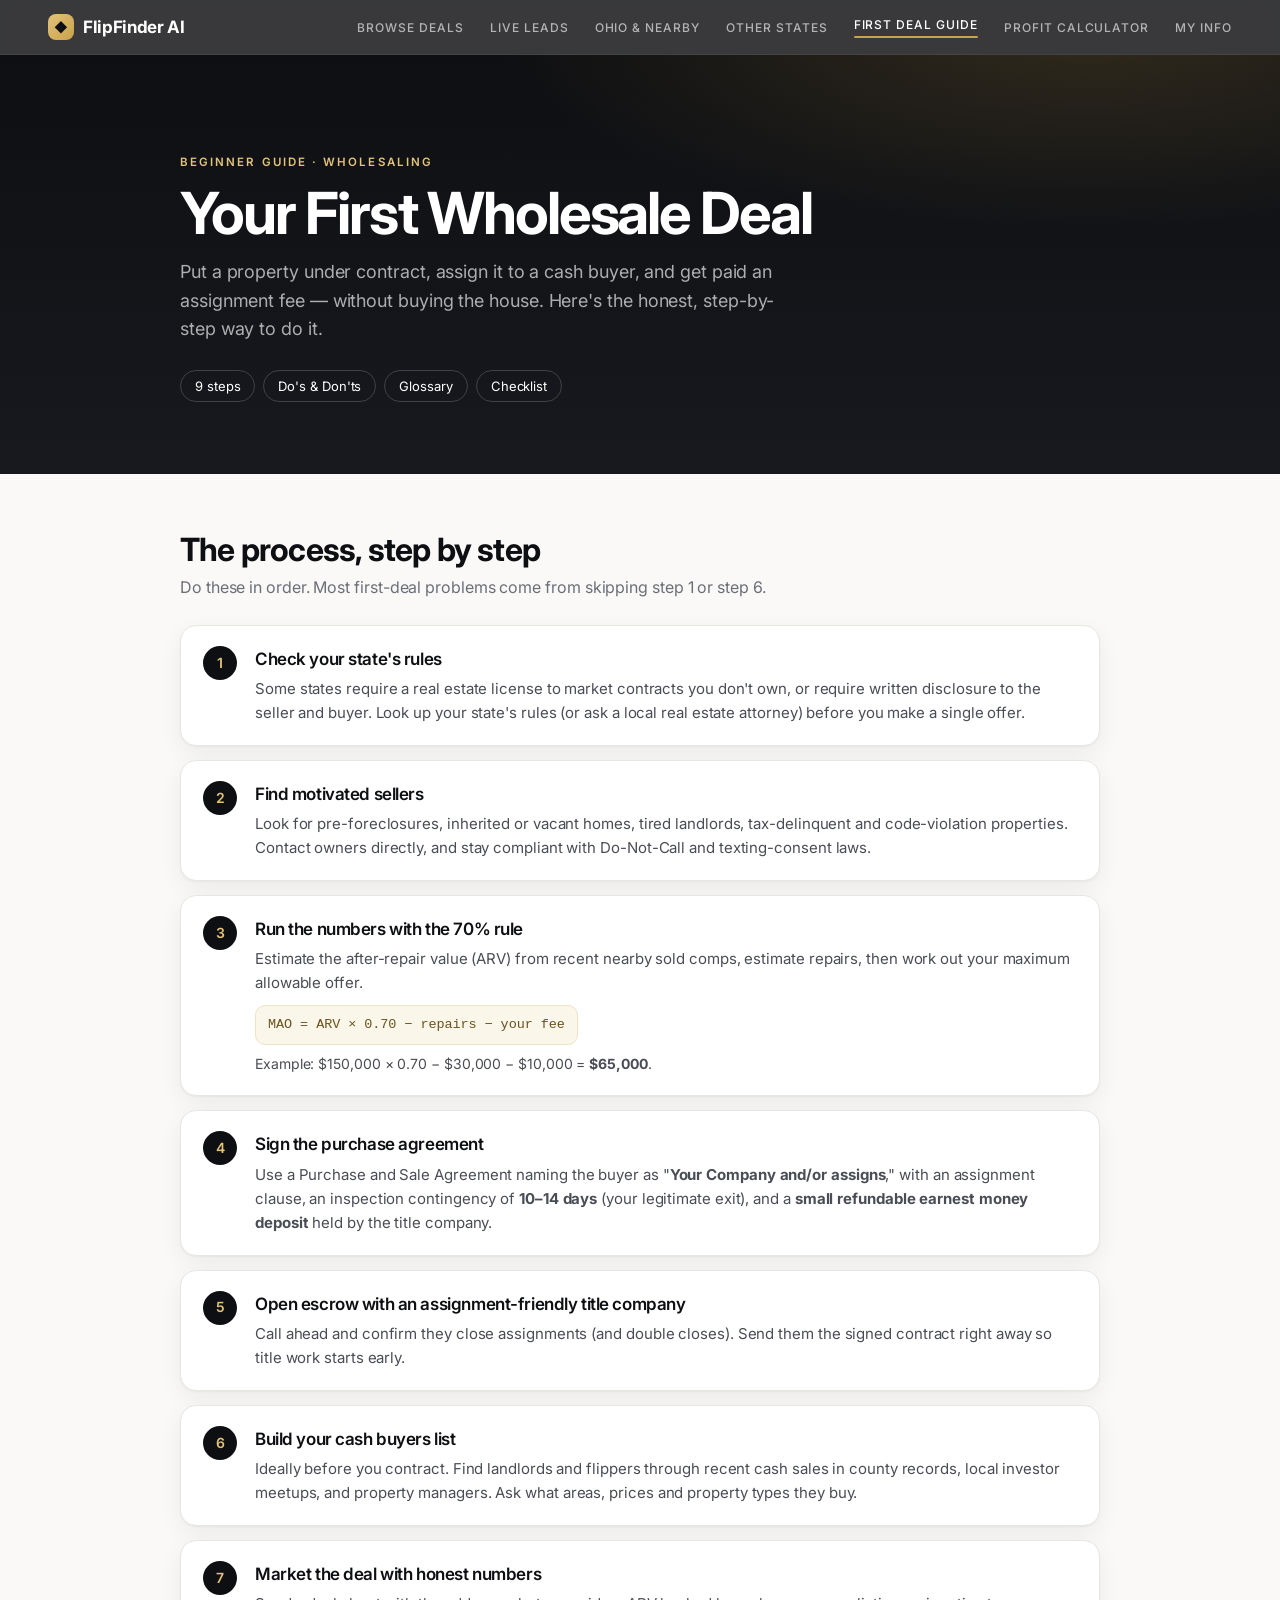
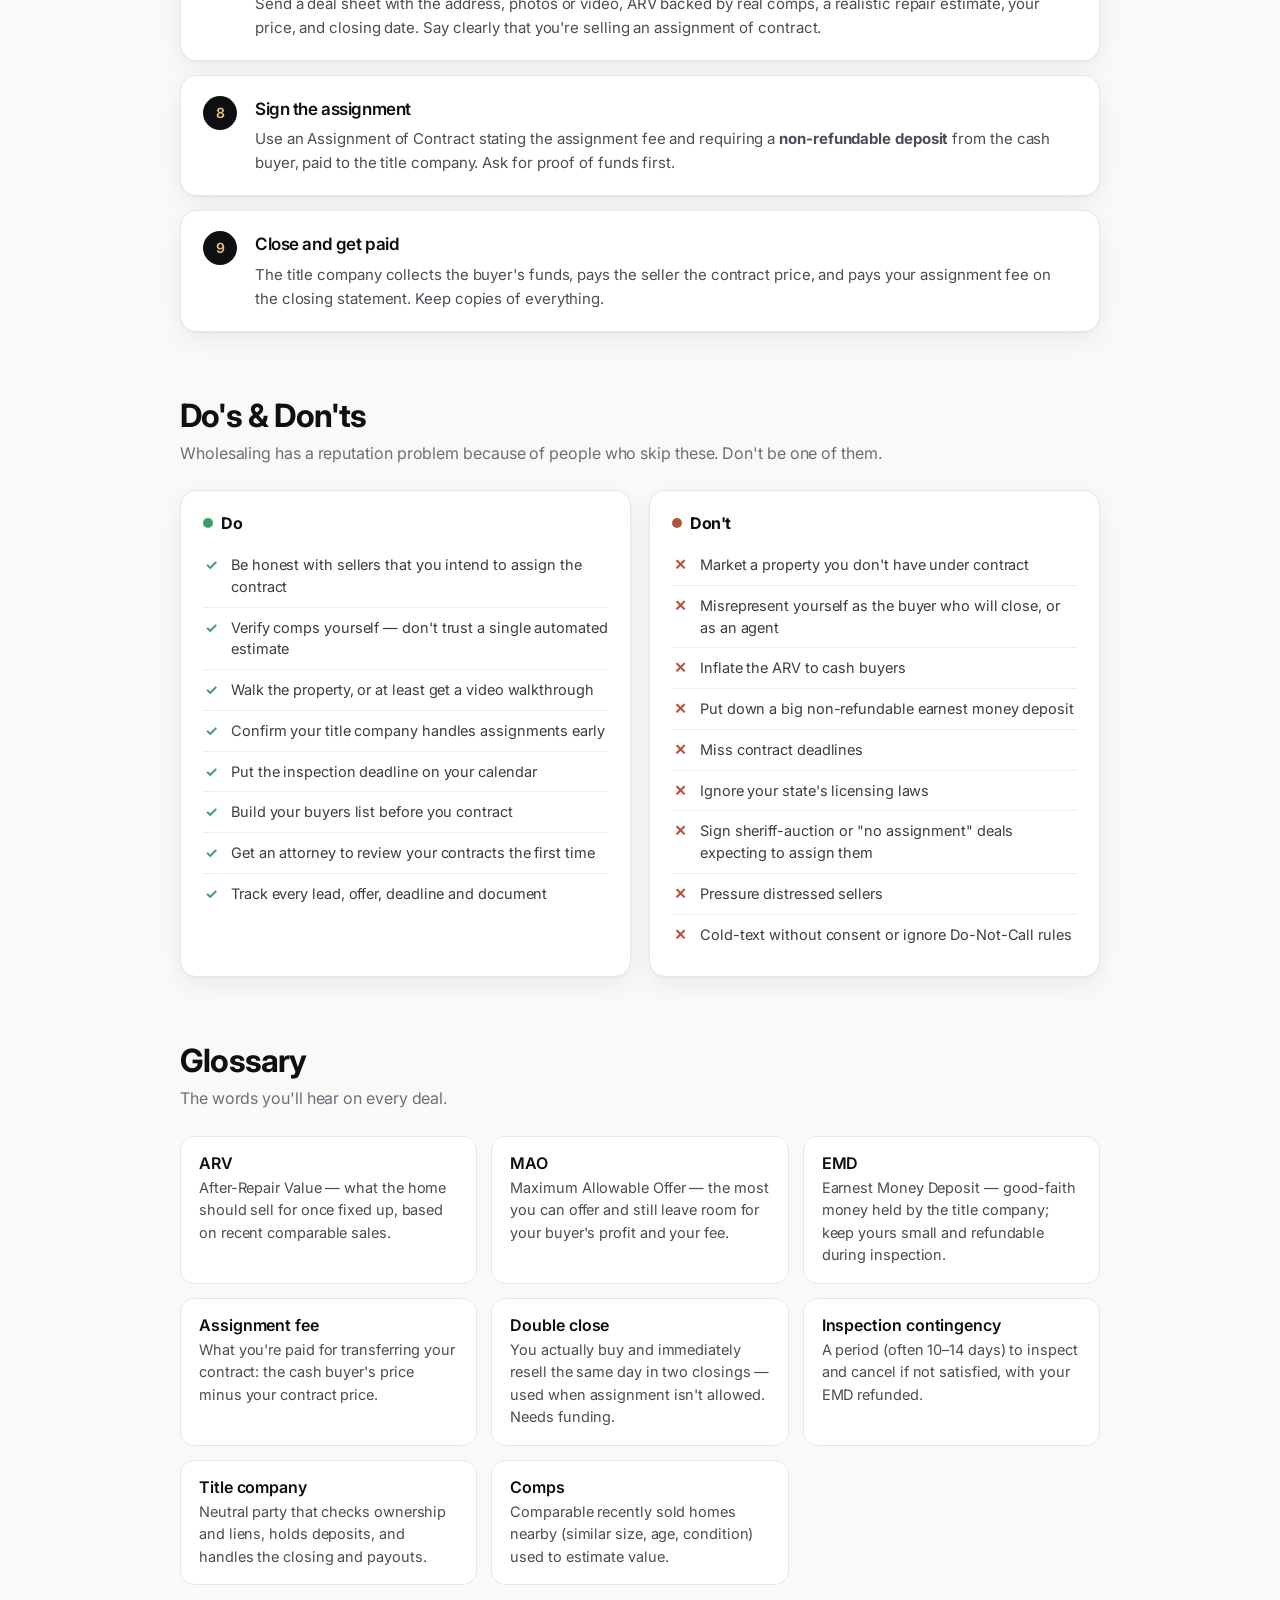
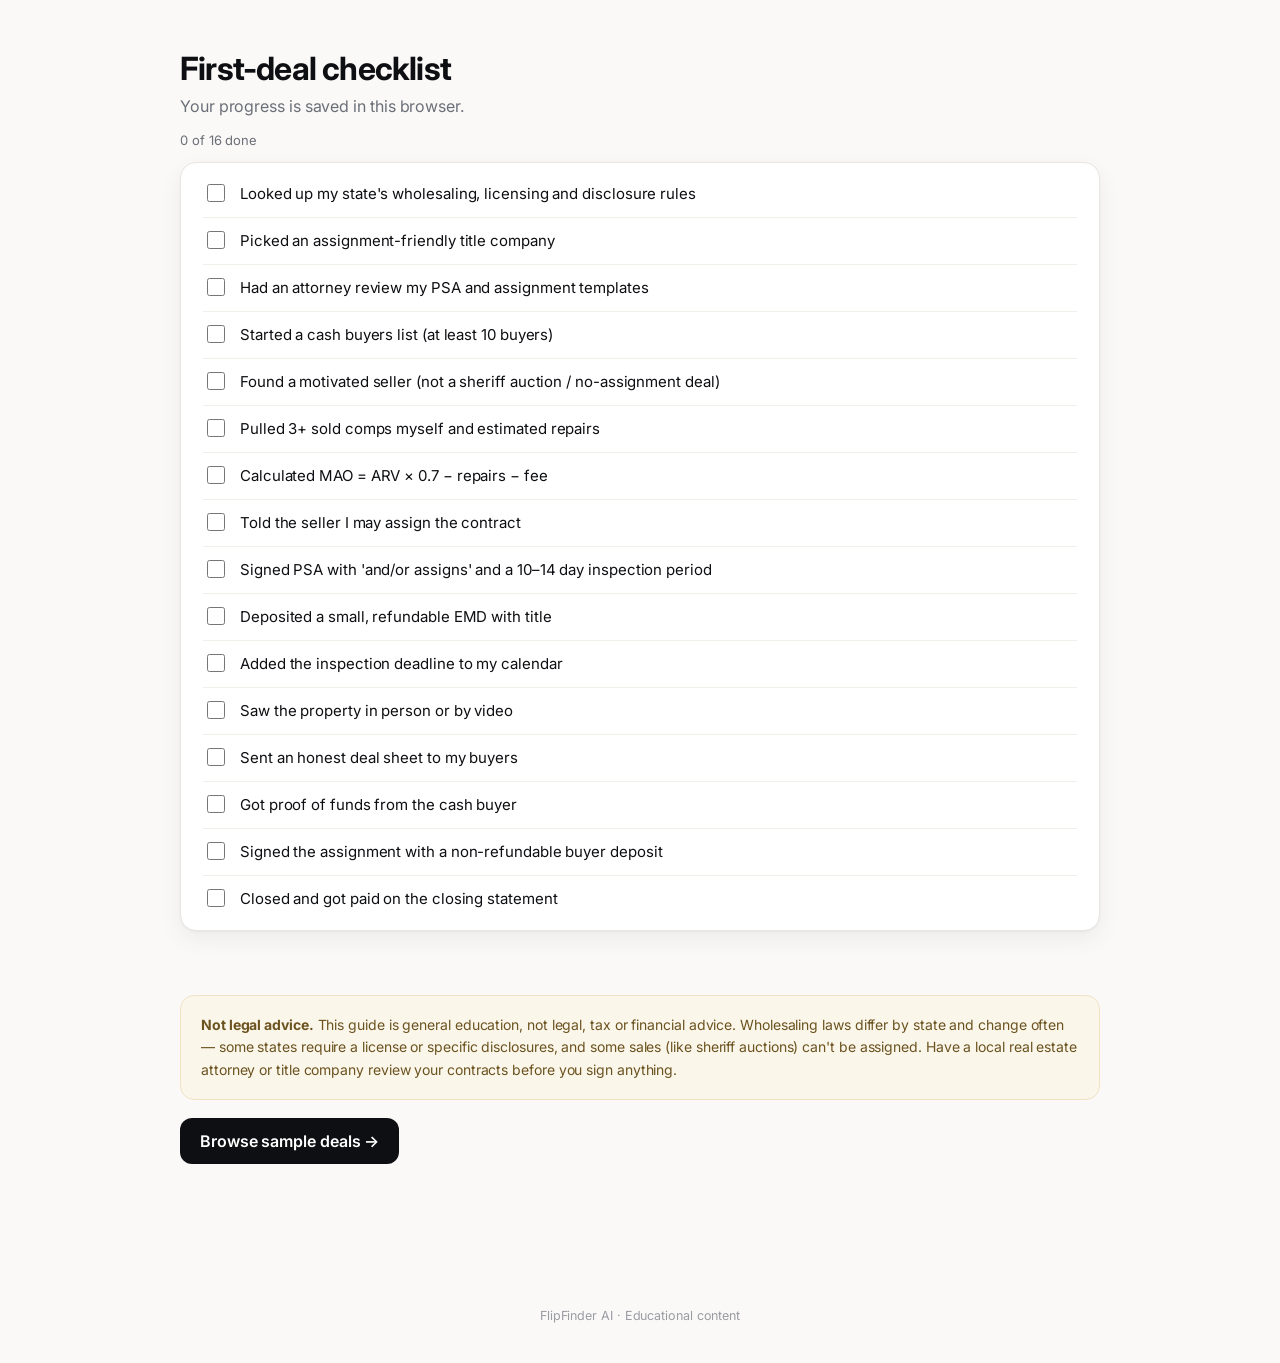
<file: guide.html>
<!doctype html><html lang="en"><head><meta charset="utf-8"><meta name="viewport" content="width=device-width,initial-scale=1"><title>Your First Wholesale Deal – FlipFinder AI</title>
<link rel="preconnect" href="https://fonts.googleapis.com"><link href="https://fonts.googleapis.com/css2?family=Inter:wght@400;500;600;700&display=swap" rel="stylesheet"><link rel="stylesheet" href="theme.css">
<style>body{margin:0}
.hero{background:radial-gradient(1000px 360px at 85% -10%,rgba(201,162,74,.2),transparent 60%),linear-gradient(180deg,#0e0f12,#17191e);color:#fff;padding:clamp(56px,9vw,100px) clamp(16px,4vw,48px) clamp(44px,6vw,72px)}
.in{max-width:920px;margin:auto}.eyebrow{font-size:11.5px;letter-spacing:.18em;color:var(--y2);font-weight:600;margin-bottom:14px}
.hero h1{font-size:clamp(34px,5.5vw,58px);line-height:1.05;margin:0 0 14px;font-weight:700;letter-spacing:-.035em}.hero p{color:rgba(255,255,255,.65);font-size:clamp(15px,1.6vw,18px);line-height:1.6;max-width:620px;margin:0}
.toc{display:flex;gap:8px;flex-wrap:wrap;margin-top:26px}.toc a{color:#fff;text-decoration:none;font-size:13px;border:1px solid rgba(255,255,255,.18);border-radius:999px;padding:7px 14px;transition:.2s}.toc a:hover{background:rgba(255,255,255,.08);border-color:var(--y)}
main{padding:56px clamp(16px,4vw,48px) 80px}section{margin-bottom:64px;scroll-margin-top:80px}h2{font-size:clamp(24px,3vw,32px);margin:0 0 6px;font-weight:700}.lead{color:var(--g);margin:0 0 24px;line-height:1.6}
.steps{counter-reset:s;display:grid;gap:14px}.st{counter-increment:s;background:#fff;border:1px solid var(--b);border-radius:16px;padding:20px 22px 20px 74px;position:relative;box-shadow:var(--sh);line-height:1.6}
.st:before{content:counter(s);position:absolute;left:22px;top:20px;width:34px;height:34px;border-radius:50%;background:var(--ink);color:var(--y2);display:grid;place-items:center;font-weight:600;font-size:14px}.st h3{margin:0 0 4px;font-size:17px;font-weight:600}.st p{margin:0;color:#4a4d55;font-size:15px}
.formula{display:inline-block;margin-top:10px;background:var(--yl);border:1px solid #efe3c4;border-radius:10px;padding:8px 12px;font-family:ui-monospace,Menlo,monospace;font-size:13.5px;color:#6b5320}
.dd2{display:grid;grid-template-columns:1fr 1fr;gap:18px}.box{background:#fff;border:1px solid var(--b);border-radius:16px;padding:22px;box-shadow:var(--sh)}.box h3{margin:0 0 12px;font-size:16px;display:flex;gap:8px;align-items:center}
.box ul{list-style:none;margin:0;padding:0}.box li{padding:9px 0 9px 28px;border-top:1px solid #f1efea;position:relative;font-size:14.5px;line-height:1.5;color:#3a3d44}.box li:first-child{border-top:0}
.do li:before{content:"✓";position:absolute;left:2px;color:var(--gr);font-weight:700}.dont li:before{content:"✕";position:absolute;left:2px;color:#b4533a;font-weight:700}
.do h3 i,.dont h3 i{width:10px;height:10px;border-radius:50%;background:var(--gr)}.dont h3 i{background:#b4533a}
dl{display:grid;grid-template-columns:repeat(auto-fill,minmax(260px,1fr));gap:14px;margin:0}dl div{background:#fff;border:1px solid var(--b);border-radius:14px;padding:16px 18px}dt{font-weight:600;margin-bottom:4px}dd{margin:0;color:#4a4d55;font-size:14.5px;line-height:1.55}
.ck{background:#fff;border:1px solid var(--b);border-radius:16px;padding:8px 22px;box-shadow:var(--sh)}.ck label{display:flex;gap:12px;align-items:flex-start;padding:12px 0;border-top:1px solid #f1efea;font-size:15px;cursor:pointer;line-height:1.45}.ck label:first-child{border-top:0}.ck input{accent-color:#c9a24a;width:18px;height:18px;margin-top:1px;flex:none}.ck input:checked+span{color:#9a9ca3;text-decoration:line-through}
.prog{font-size:13px;color:var(--g);margin:-12px 0 14px}.dis{background:var(--yl);border:1px solid #efe3c4;border-radius:14px;padding:18px 20px;color:#6b5320;font-size:14px;line-height:1.6}
.cta{display:inline-block;margin-top:18px;background:var(--ink);color:#fff;text-decoration:none;padding:13px 20px;border-radius:12px;font-weight:600}
footer{text-align:center;color:#9a9ca3;font-size:12.5px;padding:0 16px 40px}
@media(max-width:700px){.dd2{grid-template-columns:1fr}.st{padding:18px 18px 18px 64px}.st:before{left:16px}}
</style><script src="profit.js"></script><script src="contract.js"></script></head><body>
<nav><div class="logo"><i>◆</i>FlipFinder AI</div><a href="index.html">BROWSE DEALS</a><a href="leads.html">LIVE LEADS</a><a href="ohio.html">OHIO &amp; NEARBY</a><a href="states.html">OTHER STATES</a><a class="on" href="guide.html">FIRST DEAL GUIDE</a><a href="calculator.html">PROFIT CALCULATOR</a><a href="#" onclick="GC.profile();return false">MY INFO</a></nav>
<header class="hero"><div class="in"><div class="eyebrow">BEGINNER GUIDE · WHOLESALING</div><h1>Your First Wholesale Deal</h1><p>Put a property under contract, assign it to a cash buyer, and get paid an assignment fee — without buying the house. Here's the honest, step-by-step way to do it.</p>
<div class="toc"><a href="#steps">9 steps</a><a href="#dos">Do's &amp; Don'ts</a><a href="#glossary">Glossary</a><a href="#checklist">Checklist</a></div></div></header>
<main><div class="in">
<section id="steps"><h2>The process, step by step</h2><p class="lead">Do these in order. Most first-deal problems come from skipping step 1 or step 6.</p><div class="steps">
<div class="st"><h3>Check your state's rules</h3><p>Some states require a real estate license to market contracts you don't own, or require written disclosure to the seller and buyer. Look up your state's rules (or ask a local real estate attorney) before you make a single offer.</p></div>
<div class="st"><h3>Find motivated sellers</h3><p>Look for pre-foreclosures, inherited or vacant homes, tired landlords, tax-delinquent and code-violation properties. Contact owners directly, and stay compliant with Do-Not-Call and texting-consent laws.</p></div>
<div class="st"><h3>Run the numbers with the 70% rule</h3><p>Estimate the after-repair value (ARV) from recent nearby sold comps, estimate repairs, then work out your maximum allowable offer.</p><span class="formula">MAO = ARV × 0.70 − repairs − your fee</span><p style="margin-top:8px;font-size:14px">Example: $150,000 × 0.70 − $30,000 − $10,000 = <b>$65,000</b>.</p></div>
<div class="st"><h3>Sign the purchase agreement</h3><p>Use a Purchase and Sale Agreement naming the buyer as "<b>Your Company and/or assigns</b>," with an assignment clause, an inspection contingency of <b>10–14 days</b> (your legitimate exit), and a <b>small refundable earnest money deposit</b> held by the title company.</p></div>
<div class="st"><h3>Open escrow with an assignment-friendly title company</h3><p>Call ahead and confirm they close assignments (and double closes). Send them the signed contract right away so title work starts early.</p></div>
<div class="st"><h3>Build your cash buyers list</h3><p>Ideally before you contract. Find landlords and flippers through recent cash sales in county records, local investor meetups, and property managers. Ask what areas, prices and property types they buy.</p></div>
<div class="st"><h3>Market the deal with honest numbers</h3><p>Send a deal sheet with the address, photos or video, ARV backed by real comps, a realistic repair estimate, your price, and closing date. Say clearly that you're selling an assignment of contract.</p></div>
<div class="st"><h3>Sign the assignment</h3><p>Use an Assignment of Contract stating the assignment fee and requiring a <b>non-refundable deposit</b> from the cash buyer, paid to the title company. Ask for proof of funds first.</p></div>
<div class="st"><h3>Close and get paid</h3><p>The title company collects the buyer's funds, pays the seller the contract price, and pays your assignment fee on the closing statement. Keep copies of everything.</p></div>
</div></section>
<section id="dos"><h2>Do's &amp; Don'ts</h2><p class="lead">Wholesaling has a reputation problem because of people who skip these. Don't be one of them.</p><div class="dd2">
<div class="box do"><h3><i></i>Do</h3><ul><li>Be honest with sellers that you intend to assign the contract</li><li>Verify comps yourself — don't trust a single automated estimate</li><li>Walk the property, or at least get a video walkthrough</li><li>Confirm your title company handles assignments early</li><li>Put the inspection deadline on your calendar</li><li>Build your buyers list before you contract</li><li>Get an attorney to review your contracts the first time</li><li>Track every lead, offer, deadline and document</li></ul></div>
<div class="box dont"><h3><i></i>Don't</h3><ul><li>Market a property you don't have under contract</li><li>Misrepresent yourself as the buyer who will close, or as an agent</li><li>Inflate the ARV to cash buyers</li><li>Put down a big non-refundable earnest money deposit</li><li>Miss contract deadlines</li><li>Ignore your state's licensing laws</li><li>Sign sheriff-auction or "no assignment" deals expecting to assign them</li><li>Pressure distressed sellers</li><li>Cold-text without consent or ignore Do-Not-Call rules</li></ul></div></div></section>
<section id="glossary"><h2>Glossary</h2><p class="lead">The words you'll hear on every deal.</p><dl>
<div><dt>ARV</dt><dd>After-Repair Value — what the home should sell for once fixed up, based on recent comparable sales.</dd></div>
<div><dt>MAO</dt><dd>Maximum Allowable Offer — the most you can offer and still leave room for your buyer's profit and your fee.</dd></div>
<div><dt>EMD</dt><dd>Earnest Money Deposit — good-faith money held by the title company; keep yours small and refundable during inspection.</dd></div>
<div><dt>Assignment fee</dt><dd>What you're paid for transferring your contract: the cash buyer's price minus your contract price.</dd></div>
<div><dt>Double close</dt><dd>You actually buy and immediately resell the same day in two closings — used when assignment isn't allowed. Needs funding.</dd></div>
<div><dt>Inspection contingency</dt><dd>A period (often 10–14 days) to inspect and cancel if not satisfied, with your EMD refunded.</dd></div>
<div><dt>Title company</dt><dd>Neutral party that checks ownership and liens, holds deposits, and handles the closing and payouts.</dd></div>
<div><dt>Comps</dt><dd>Comparable recently sold homes nearby (similar size, age, condition) used to estimate value.</dd></div>
</dl></section>
<section id="checklist"><h2>First-deal checklist</h2><p class="lead">Your progress is saved in this browser.</p><p class="prog" id="prog"></p><div class="ck" id="ck"></div></section>
<section><div class="dis"><b>Not legal advice.</b> This guide is general education, not legal, tax or financial advice. Wholesaling laws differ by state and change often — some states require a license or specific disclosures, and some sales (like sheriff auctions) can't be assigned. Have a local real estate attorney or title company review your contracts before you sign anything.</div><a class="cta" href="index.html">Browse sample deals →</a></section>
</div></main><footer>FlipFinder AI · Educational content</footer>
<script>
const C=["Looked up my state's wholesaling, licensing and disclosure rules","Picked an assignment-friendly title company","Had an attorney review my PSA and assignment templates","Started a cash buyers list (at least 10 buyers)","Found a motivated seller (not a sheriff auction / no-assignment deal)","Pulled 3+ sold comps myself and estimated repairs","Calculated MAO = ARV × 0.7 − repairs − fee","Told the seller I may assign the contract","Signed PSA with 'and/or assigns' and a 10–14 day inspection period","Deposited a small, refundable EMD with title","Added the inspection deadline to my calendar","Saw the property in person or by video","Sent an honest deal sheet to my buyers","Got proof of funds from the cash buyer","Signed the assignment with a non-refundable buyer deposit","Closed and got paid on the closing statement"];
const S=JSON.parse(localStorage.getItem('ff_guide')||'[]');
function draw(){ck.innerHTML=C.map((c,i)=>`<label><input type="checkbox" ${S[i]?'checked':''} onchange="S[${i}]=this.checked;localStorage.setItem('ff_guide',JSON.stringify(S));draw()"><span>${c}</span></label>`).join('');prog.textContent=`${S.filter(Boolean).length} of ${C.length} done`}
draw();
</script></body></html>
</file>
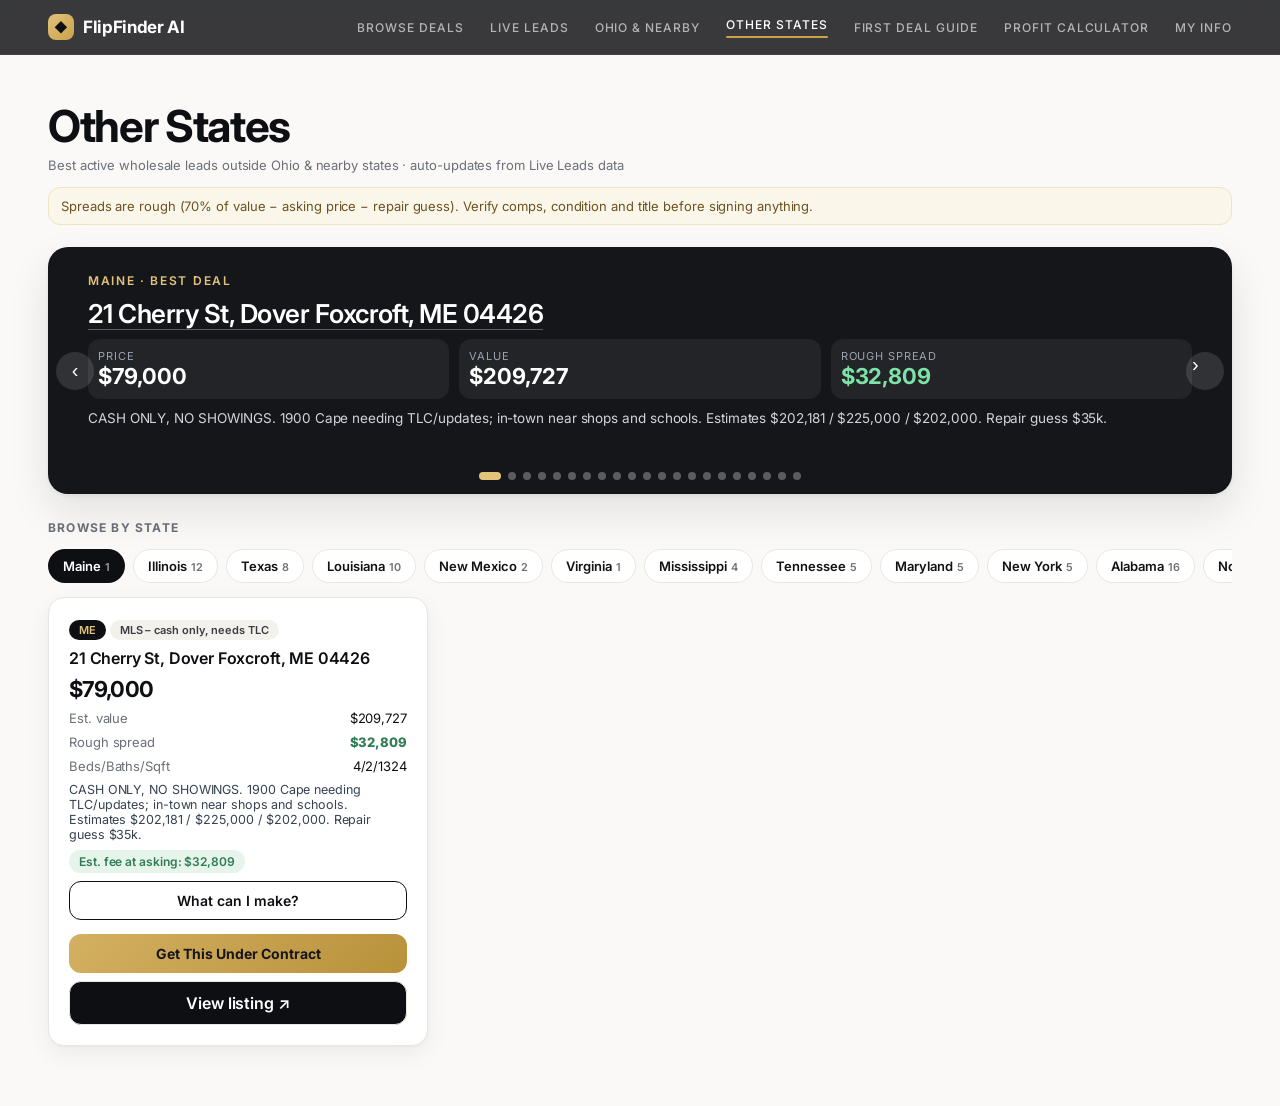
<file: states.html>
<!doctype html><html><head><meta charset="utf-8"><meta name="viewport" content="width=device-width,initial-scale=1"><title>Other States – FlipFinder AI</title>
<style>:root{--y:#facc15;--yl:#fef9c3;--b:#e5e7eb;--g:#6b7280}body{margin:0;font-family:system-ui,sans-serif;background:#fff;color:#111}
nav{display:flex;gap:16px;align-items:center;padding:14px 20px;border-bottom:1px solid var(--b);flex-wrap:wrap}nav .logo{font-weight:800;font-size:18px}nav .logo i{font-style:normal;background:var(--y);border-radius:6px;padding:2px 6px;margin-right:6px}nav a{color:#111;text-decoration:none;font-size:13px;font-weight:600}nav a.on{border-bottom:3px solid var(--y)}
main{max-width:1100px;margin:auto;padding:20px}h1{margin:0 0 4px}.meta{color:var(--g);font-size:13px}.warn{background:var(--yl);border:1px solid #f6e3a1;border-radius:10px;padding:10px 12px;font-size:13px;margin:14px 0}
.grid{display:grid;grid-template-columns:repeat(auto-fill,minmax(300px,1fr));gap:14px}.c{border:1px solid var(--b);border-radius:12px;padding:14px;display:flex;flex-direction:column;gap:6px}.c h3{margin:0;font-size:16px}.p{font-size:22px;font-weight:800}.r{display:flex;justify-content:space-between;font-size:13px}.r span{color:var(--g)}.sp{font-weight:800}.pos{color:#15803d}.neg{color:#b91c1c}.na{color:var(--g)}
.tag{display:inline-block;background:#f3f4f6;border-radius:6px;padding:2px 8px;font-size:11px;font-weight:700}.tag.y{background:var(--y)}.n{font-size:12.5px;color:#374151}.btn{margin-top:auto;text-align:center;background:var(--y);color:#111;font-weight:700;text-decoration:none;padding:9px;border-radius:8px}h2{font-size:15px;color:var(--g);margin:26px 0 10px}</style><link rel="preconnect" href="https://fonts.googleapis.com"><link href="https://fonts.googleapis.com/css2?family=Inter:wght@400;500;600;700&display=swap" rel="stylesheet"><link rel="stylesheet" href="theme.css"><script src="profit.js"></script><script src="contract.js"></script>
<style>main{max-width:1200px!important;padding:44px clamp(16px,4vw,48px) 60px!important}h1{font-size:clamp(30px,4.5vw,44px);font-weight:700;letter-spacing:-.03em}.meta{color:var(--g)}
.grid{gap:22px!important}.c{background:#fff;border:1px solid var(--b)!important;border-radius:16px!important;padding:20px!important;gap:8px!important;box-shadow:var(--sh);transition:transform .25s,box-shadow .25s}.c:hover{transform:translateY(-3px);box-shadow:var(--sh2)}
.c h3{font-weight:600;letter-spacing:-.01em}.p{font-weight:700!important;letter-spacing:-.03em}.tag{background:#f3f1ec!important;border-radius:999px!important;font-weight:600!important;padding:3px 10px!important}.tag.y{background:var(--ink)!important;color:var(--y2)}
.pos{color:#2f7d55!important}.btn{background:var(--ink)!important;color:#fff!important;border-radius:12px!important;padding:11px!important;font-weight:600!important}.btn:hover{background:#2a2c33!important}h2{letter-spacing:.1em;font-size:12px!important;text-transform:uppercase}</style></head><body><style>
.show{position:relative;margin:22px 0 8px;border-radius:20px;overflow:hidden;background:#15161a;color:#fff;box-shadow:var(--sh2);touch-action:pan-y}
.track{display:flex;transition:transform .5s cubic-bezier(.2,.7,.2,1)}
.sl{flex:0 0 100%;box-sizing:border-box;padding:26px clamp(18px,4vw,40px) 46px;display:flex;flex-direction:column;gap:10px}
.st{font-size:12px;letter-spacing:.14em;text-transform:uppercase;color:var(--y2,#e8c66a);font-weight:600}
.sl h3{margin:0;font-size:clamp(19px,3.6vw,26px);font-weight:600;letter-spacing:-.02em}.sl h3 a{color:#fff;text-decoration:none;border-bottom:1px solid rgba(255,255,255,.3)}
.kp{display:grid;grid-template-columns:repeat(3,1fr);gap:10px}.kp div{background:rgba(255,255,255,.06);border-radius:12px;padding:10px}.kp span{display:block;font-size:11px;color:#9ca3af;text-transform:uppercase;letter-spacing:.08em}.kp b{font-size:clamp(16px,3.5vw,22px)}
.sl .nt{font-size:13.5px;color:#d1d5db;line-height:1.45}
.ar{position:absolute;top:50%;transform:translateY(-50%);width:38px;height:38px;border-radius:50%;border:0;background:rgba(255,255,255,.12);color:#fff;font-size:20px;cursor:pointer}.ar.l{left:8px}.ar.r{right:8px}
.dots{position:absolute;bottom:14px;left:0;right:0;display:flex;justify-content:center;gap:7px}.dots button{width:8px;height:8px;border-radius:99px;border:0;padding:0;background:rgba(255,255,255,.3);cursor:pointer;transition:width .3s}.dots button.on{width:22px;background:var(--y2,#e8c66a)}
@media(max-width:600px){.ar{display:none}}
.chips{display:flex;gap:8px;overflow-x:auto;padding:4px 0 14px;-webkit-overflow-scrolling:touch}.chip{flex:0 0 auto;border:1px solid var(--b);background:#fff;border-radius:999px;padding:8px 14px;font:600 13px Inter,system-ui;cursor:pointer;color:#111}.chip.on{background:var(--ink,#15161a);color:#fff;border-color:transparent}.chip small{opacity:.6;margin-left:4px}
@media(max-width:600px){.grid{grid-template-columns:1fr!important}}
</style>
<nav><div class="logo"><i>◆</i>FlipFinder AI</div><a href="index.html">BROWSE DEALS</a><a href="leads.html">LIVE LEADS</a><a href="ohio.html">OHIO &amp; NEARBY</a><a class="on" href="states.html">OTHER STATES</a><a href="guide.html">FIRST DEAL GUIDE</a><a href="calculator.html">PROFIT CALCULATOR</a><a href="#" onclick="GC.profile();return false">MY INFO</a></nav>
<main><h1>Other States</h1><div class="meta">Best active wholesale leads outside Ohio &amp; nearby states · auto-updates from Live Leads data</div>
<div class="warn">Spreads are rough (70% of value − asking price − repair guess). Verify comps, condition and title before signing anything.</div>
<div class="show" id="show"><div class="track" id="track"></div><button class="ar l" id="pv" aria-label="Previous">‹</button><button class="ar r" id="nx" aria-label="Next">›</button><div class="dots" id="dots"></div></div>
<h2>Browse by state</h2><div class="chips" id="chips"></div><div class="grid" id="grid"></div></main>
<script>const FALLBACK=[{"address": "275 Pine Cliff Rd, Havelock, NC 28532", "url": "https://usdaproperties.com/property/nc/28532/5634665113/", "price": 75000, "value": 181300, "valueSource": "Avg of Cotality + Collateral Analytics (usdaproperties.com)", "beds": 3, "baths": 2, "sqft": 1100, "type": "MLS \u2013 mobile home on 1.44 ac", "note": "As-is, cash offers only. Estimate likely includes land; may overstate a mobile home.", "spread": 36910, "status": "Active", "foundDate": "2026-10-20"}, {"address": "118 Allen St, Dunmore, PA 18512", "url": "https://usdaproperties.com/property/pa/18512/3768116686/", "price": 49900, "value": 134000, "valueSource": "Collateral Analytics (usdaproperties.com)", "beds": 3, "baths": 1, "sqft": 1045, "type": "MLS", "note": "Fire damage, cash only.", "spread": 8900, "status": "Gone \u2013 closed/sold", "foundDate": "2026-10-20"}, {"address": "4008 Alderman Camp Rd, Alcolu, SC 29001", "url": "https://usdaproperties.com/property/sc/29001/5302493743/", "price": 49000, "value": 107683, "valueSource": "Avg of 3 AVMs (usdaproperties.com)", "beds": 2, "baths": 2, "sqft": 1571, "type": "MLS", "note": "As-is, cash only, quick close preferred. 1 acre.", "spread": 6378, "status": "Active", "foundDate": "2026-10-20"}, {"address": "218 Monroe St, Roanoke Rapids, NC 27870", "url": "https://usdaproperties.com/property/nc/27870/5761652587/", "price": 28000, "value": 52905, "valueSource": "Avg of 3 AVMs (usdaproperties.com)", "beds": 3, "baths": 1, "sqft": 1328, "type": "MLS", "note": "Reduced to $28k on Oct 5. Cash only, contents convey.", "spread": -966, "status": "Active", "foundDate": "2026-10-20"}, {"address": "122 E Caroline St, Union City, OH 45390", "url": "https://usdaproperties.com/property/oh/45390/9184314892/", "price": 39900, "value": 73648, "valueSource": "Avg of 2 AVMs (usdaproperties.com)", "beds": 2, "baths": 1, "sqft": 925, "type": "MLS", "note": "Tenant occupied, cash only.", "spread": -3346, "status": "Active", "foundDate": "2026-10-20"}, {"address": "8321 L Ave, Fayette, IA 52142", "url": "https://usdaproperties.com/property/ia/52142/8233389038/", "price": 44910, "value": 90636, "valueSource": "Avg of 2 AVMs, split $47k vs $134k (usdaproperties.com)", "beds": 4, "baths": 1, "sqft": 1800, "type": "MLS \u2013 foreclosure/auction", "note": "Poor condition, no interior access. Auction property, likely not assignable.", "spread": -6465, "status": "Active", "foundDate": "2026-10-20"}, {"address": "150 Beresford St, Highland Park, MI 48203", "url": "https://www.redfin.com/MI/Highland-Park/150-Beresford-St-48203/home/98677923", "price": 14000, "value": 16989, "valueSource": "Redfin Estimate", "beds": 3, "baths": 1.5, "sqft": 2584, "type": "MLS", "note": "Cash only, occupied, back taxes owed.", "spread": -12108, "status": "Active", "foundDate": "2026-10-20"}, {"address": "124P A Sanders Rd, Sopchoppy, FL 32358", "url": "https://usdaproperties.com/property/fl/32358/6847043125/", "price": 35000, "value": 48898, "valueSource": "Avg of 2 AVMs, split $80k vs $18k (usdaproperties.com)", "beds": 2, "baths": 1, "sqft": 520, "type": "MLS", "note": "Stripped to studs, no power, cash only.", "spread": -20771, "status": "Active", "foundDate": "2026-10-20"}, {"address": "116 E Park Ave, DuBois, PA 15801", "url": "https://usdaproperties.com/property/pa/15801/4251415605/", "price": 85000, "value": 111428, "valueSource": "Avg of 3 AVMs (usdaproperties.com)", "beds": 5, "baths": 2, "sqft": 2080, "type": "MLS", "note": "As-is, cash only. Over $80k target.", "spread": -22000, "status": "Active", "foundDate": "2026-10-20"}, {"address": "Address not shown, Gary, IN 46407", "url": "https://usdaproperties.com/property/in/46407/3863116775/", "price": 55000, "value": 87575, "valueSource": "Avg of 3 AVMs, one outlier $153k (usdaproperties.com)", "beds": null, "baths": null, "sqft": 1034, "type": "MLS", "note": "Full gut rehab, cash only.", "spread": -23698, "status": "Gone \u2013 off market", "foundDate": "2026-10-20"}, {"address": "1525 W 5th St, Jacksonville, FL 32209", "url": "https://www.coldwellbanker.com/fl/jacksonville/1525-w-5th-st/lid-P00800000HEvX1IkilgSFX1W0lOyADVdUELrdJia", "price": 39900, "value": null, "valueSource": null, "beds": 3, "baths": 1, "sqft": 1050, "type": "MLS", "note": "Reduced, corporate seller, as-is, cash/hard money.", "spread": null, "status": "Gone \u2013 off market", "foundDate": "2026-10-20"}, {"address": "432 Pine Ave, Cumberland, MD 21502", "url": "https://www.charisrealtygroup.com/listings/432-pine-avenue/21502/MDAL2012364", "price": 45000, "value": null, "valueSource": null, "beds": 3, "baths": 1, "sqft": 1218, "type": "MLS", "note": "Listing says 'Bring your cash buyers!'", "spread": null, "status": "Gone \u2013 closed/sold", "foundDate": "2026-10-20"}, {"address": "1059 Fort Hill St, Macon, GA 31217", "url": "https://www.remax.com/ga/macon/home-details/1059-fort-hill-st-macon-ga-31217/1168094350835993309/M00000184/180753", "price": 48000, "value": null, "valueSource": null, "beds": 2, "baths": 1, "sqft": 1052, "type": "MLS", "note": "Reduced to $48k. Built 1997, roof <15 yrs, cash only, no blind offers.", "spread": null, "status": "Active", "foundDate": "2026-10-20"}, {"address": "808 Indian Ave, Rossville, GA 30741", "url": "https://www.redfin.com/GA/Rossville/808-Indian-Ave-30741/home/141940735", "price": 62000, "value": null, "valueSource": null, "beds": 3, "baths": 1, "sqft": 1325, "type": "MLS", "note": "Investor special, cash only, 92 days on market.", "spread": null, "status": "Active", "foundDate": "2026-10-20"}, {"address": "830 Georgia St, Gary, IN 46402", "url": "https://www.redfin.com/IN/Gary/830-Georgia-St-46402/home/133278551", "price": 49900, "value": null, "valueSource": null, "beds": 4, "baths": 2, "sqft": 3537, "type": "MLS \u2013 duplex", "note": "Two 2-bed units, utilities/meters not present, cash only.", "spread": null, "status": "Active", "foundDate": "2026-10-20"}, {"address": "3133 Maltby Rd, Oakfield, NY 14125", "url": "https://usdaproperties.com/property/ny/14125/4893403946/", "price": 75900, "value": 168834, "valueSource": "Avg of 3 AVMs, $140k\u2013$195k (usdaproperties.com)", "beds": 2, "baths": 2, "sqft": 1080, "type": "MLS \u2013 estate sale", "note": "Estate sale, as-is, cash or rehab financing, no repairs. Almost half an acre. 48 hrs for offer review.", "spread": 17284, "status": "Active", "foundDate": "2026-10-21"}, {"address": "2002 Moscow Ave, Hickman, KY 42050", "url": "https://usdaproperties.com/property/ky/42050/4221943352/", "price": 49000, "value": 84070, "valueSource": "Avg of 3 AVMs, split $51k vs $136.5k (usdaproperties.com)", "beds": 3, "baths": 2, "sqft": 1800, "type": "MLS", "note": "Handyman special, needs repairs and cosmetics. Cash only, as-is. Built 1925.", "spread": -10151, "status": "Active", "foundDate": "2026-10-21"}, {"address": "8094 Highway 393, Laurel Hill, FL 32567", "url": "https://usdaproperties.com/property/fl/32567/6879989980/", "price": 49000, "value": 88850, "valueSource": "Avg of 2 AVMs, split $47.7k vs $130k (usdaproperties.com)", "beds": 3, "baths": 2, "sqft": 1452, "type": "MLS", "note": "Needs renovation, cash only. Deep well, paved road.", "spread": -11805, "status": "Active", "foundDate": "2026-10-21"}, {"address": "16008 Foundry Row NW, Mount Savage, MD 21545", "url": "https://usdaproperties.com/property/md/21545/5287579358/", "price": 29900, "value": 95899, "valueSource": "Avg of 3 AVMs, $92k\u2013$102k (usdaproperties.com)", "beds": 2, "baths": 1, "sqft": 1228, "type": "MLS", "note": "Reduced from $34.9k. As-is, cash buyers only, buyer pays all closing costs. Built 1930, needs renovation.", "spread": 7229, "status": "Active", "foundDate": "2026-10-21"}, {"address": "24678 Oak View Ct, Loxley, AL 36551", "url": "https://usdaproperties.com/property/al/36551/8445752116/", "price": 75000, "value": 161800, "valueSource": "Avg of 2 AVMs (usdaproperties.com)", "beds": 3, "baths": 2, "sqft": 1848, "type": "MLS \u2013 mobile home", "note": "As-is, cash only, needs significant renovation. Estimate may overstate a mobile home.", "spread": -1740, "status": "Active", "foundDate": "2026-10-21"}, {"address": "567 County Road 338, Plantersville, AL 36758", "url": "https://usdaproperties.com/property/al/36758/8256565917/", "price": 35000, "value": 61762, "valueSource": "Avg of 2 AVMs, split $35.7k vs $87.8k (usdaproperties.com)", "beds": 3, "baths": 1, "sqft": 1066, "type": "MLS", "note": "Fixer-upper on 1.44 ac, as-is, cash buyers only.", "spread": -11767, "status": "Active", "foundDate": "2026-10-21"}, {"address": "1196 Sopchoppy Hwy, Sopchoppy, FL 32358", "url": "https://usdaproperties.com/property/fl/32358/5561437965/", "price": 40000, "value": 59600, "valueSource": "Cotality (usdaproperties.com)", "beds": 3, "baths": 2, "sqft": 1296, "type": "MLS \u2013 manufactured home", "note": "Handyman special, reduced from $69.9k. As-is, cash only. 0.36 ac.", "spread": -13280, "status": "Active", "foundDate": "2026-10-21"}, {"address": "511 Seymour Rd, Crothersville, IN 47229", "url": "https://usdaproperties.com/property/in/47229/3190028706/", "price": 45000, "value": 71422, "valueSource": "Avg of 3 AVMs, two ~$46k vs one $121k (usdaproperties.com)", "beds": 2, "baths": 1, "sqft": 1096, "type": "MLS", "note": "Investor special, as-is, cash only. Built 1904.", "spread": -20005, "status": "Active", "foundDate": "2026-10-21"}, {"address": "1111 N McKinley Ave, Rensselaer, IN 47978", "url": "https://usdaproperties.com/property/in/47978/3530471464/", "price": 79500, "value": 127802, "valueSource": "Avg of 3 AVMs, $80k\u2013$155k (usdaproperties.com)", "beds": 3, "baths": 1, "sqft": 1340, "type": "MLS", "note": "Fixer-upper, as-is, cash only.", "spread": -20039, "status": "Active", "foundDate": "2026-10-21"}, {"address": "6873 James St, Brown City, MI 48416", "url": "https://usdaproperties.com/property/mi/48416/3171792727/", "price": 69900, "value": 106444, "valueSource": "Avg of 3 AVMs, $85k\u2013$122k (usdaproperties.com)", "beds": 2, "baths": 1, "sqft": 1200, "type": "MLS", "note": "As-is, cash only. New boiler/water heater included (buyer installs).", "spread": -20389, "status": "Active", "foundDate": "2026-10-21"}, {"address": "501 S Jackson St, Ripley, MS 38663", "url": "https://usdaproperties.com/property/ms/38663/8223582654/", "price": 20000, "value": 29546, "valueSource": "Avg of 2 AVMs (usdaproperties.com)", "beds": 3, "baths": 2, "sqft": 1120, "type": "MLS", "note": "Investor special, reduced. Needs full rewire, roof and repairs. Cash only, no owner financing.", "spread": -24318, "status": "Active", "foundDate": "2026-10-21"}, {"address": "10908 Brownstone Rd, Princess Anne, MD 21853", "url": "https://usdaproperties.com/property/md/21853/5501260652/", "price": 144000, "value": 239159, "valueSource": "Avg of 3 AVMs, $234k\u2013$242k (usdaproperties.com)", "beds": 3, "baths": 2, "sqft": 1390, "type": "MLS", "note": "Reduced from $149k. Cash buyers only, full rehab, brick. Over $80k target.", "spread": -26589, "status": "Active", "foundDate": "2026-10-21"}, {"address": "2315 Butcher Ridge Rd, Cumberland Furnace, TN 37051", "url": "https://usdaproperties.com/property/tn/37051/8638542195/", "price": 79000, "value": 117400, "valueSource": "Cotality (usdaproperties.com)", "beds": 2, "baths": 2, "sqft": 1000, "type": "MLS \u2013 mobile home + tiny home on 1.2 ac", "note": "Price reduced. Structures sold as-is, cash only. Estimate likely leans on the land.", "spread": -11820, "status": "Active", "foundDate": "2026-10-21"}, {"address": "510 E Broadway St, Panhandle, TX 79068", "url": "https://usdaproperties.com/property/tx/79068/7947029557/", "price": 67000, "value": 97003, "valueSource": "Avg of 3 AVMs, $62.8k\u2013$116k (usdaproperties.com)", "beds": 3, "baths": 2, "sqft": 1188, "type": "MLS \u2013 estate sale", "note": "Estate, sold as-is, cash only. Gas leak disclosed in attachments.", "spread": -14098, "status": "Active", "foundDate": "2026-10-21"}, {"address": "701 Circle Hill Dr, Selmer, TN 38375", "url": "https://usdaproperties.com/property/tn/38375/8841444583/", "price": 49900, "value": 65508, "valueSource": "Avg of 3 AVMs, $49k\u2013$88k (usdaproperties.com)", "beds": 2, "baths": 1, "sqft": 896, "type": "MLS", "note": "Cash buyers only, won't qualify for financing. Needs renovation. 0.31 ac.", "spread": -24044, "status": "Active", "foundDate": "2026-10-21"}, {"address": "7599 Paige Ave, Warren, MI 48091", "url": "https://usdaproperties.com/property/mi/48091/4792318289/", "price": 79900, "value": 96068, "valueSource": "Avg of 3 AVMs, $87k\u2013$107k (usdaproperties.com)", "beds": 2, "baths": 1, "sqft": 718, "type": "MLS \u2013 estate/probate", "note": "Estate sale, cash only, subject to probate court approval. Newer roof and electric. No split closings.", "spread": -27652, "status": "Active", "foundDate": "2026-10-21"}, {"address": "33 Bridge St, South Bethlehem, NY 12158", "url": "https://usdaproperties.com/property/ny/12158/4982964859/", "price": 70000, "value": null, "valueSource": null, "beds": 2, "baths": 1, "sqft": 1093, "type": "MLS \u2013 assignment of contract", "note": "Listing says 'Investor / wholesale opportunity, cash buyers only, assignment of contract.' Needs roof and boiler. Reduced from $85k. No value estimate shown.", "spread": null, "status": "Active", "foundDate": "2026-10-21"}, {"address": "35385 Wango Rd, Pittsville, MD 21850", "url": "https://usdaproperties.com/property/md/21850/5770482416/", "price": 64950, "value": 157900, "valueSource": "Avg of 2 AVMs, $155k\u2013$161k (usdaproperties.com)", "beds": 3, "baths": 2, "sqft": 1216, "type": "MLS \u2013 bank-owned manufactured home", "note": "Bank-owned, sold as-is, cash or renovation buyers. Currently not livable. 0.45 ac. Estimate may overstate a manufactured home.", "spread": 15580, "status": "Active", "foundDate": "2026-10-21"}, {"address": "16838 Shawano Dr NE, Sand Lake, MI 49343", "url": "https://usdaproperties.com/property/mi/49343/4472284549/", "price": 85000, "value": 197749, "valueSource": "Avg of 3 AVMs, $173k\u2013$221k (usdaproperties.com)", "beds": 3, "baths": 1, "sqft": 800, "type": "MLS \u2013 fire-damaged lake home", "note": "Calling all cash buyers. Fire-gutted, demo done, new electric service. Deck rotted. On Maston Lake. Over $80k target.", "spread": 13424, "status": "Active", "foundDate": "2026-10-21"}, {"address": "49 Lintal Rd, Horseheads, NY 14845", "url": "https://usdaproperties.com/property/ny/14845/3428436581/", "price": 93000, "value": 201987, "valueSource": "Avg of 3 AVMs, $195k\u2013$213k (usdaproperties.com)", "beds": 4, "baths": 1, "sqft": 1572, "type": "MLS", "note": "Cash or rehab loan only. Needs TLC incl. foundation/structural repair at one corner. Brick, newer metal roof. Over $80k target.", "spread": 13391, "status": "Active", "foundDate": "2026-10-21"}, {"address": "207 Wood St, Belle Vernon, PA 15012", "url": "https://usdaproperties.com/property/pa/15012/3619922933/", "price": 15000, "value": 72702, "valueSource": "Avg of 2 AVMs, $68k\u2013$77k (usdaproperties.com)", "beds": 3, "baths": 1, "sqft": 1231, "type": "MLS", "note": "Reduced from $29k. Unfinished remodel, sold as-is. Cash preferred, financed offers considered. Seller assisted by Attorney in Fact.", "spread": 10891, "status": "Active", "foundDate": "2026-10-21"}, {"address": "1456 W Wackerly Rd, Sanford, MI 48657", "url": "https://usdaproperties.com/property/mi/48657/4899022664/", "price": 54500, "value": 109950, "valueSource": "Avg of 2 AVMs, split $71.9k vs $148k (usdaproperties.com)", "beds": 2, "baths": 1, "sqft": 614, "type": "MLS \u2013 manufactured home on 1.25 ac", "note": "Cash sale only. Needs TLC, septic and city water in place. Estimate likely leans on the land.", "spread": 7465, "status": "Active", "foundDate": "2026-10-21"}, {"address": "154 Oliverda Dr, Sherwood, MI 49089", "url": "https://usdaproperties.com/property/mi/49089/4041539046/", "price": 49900, "value": 108490, "valueSource": "Avg of 3 AVMs, $60k\u2013$159k (usdaproperties.com)", "beds": 3, "baths": 1, "sqft": 1023, "type": "MLS", "note": "Fixer-upper, cash only, sold as-is. Reduced from $59.9k. Detached garage.", "spread": 6043, "status": "Active", "foundDate": "2026-10-21"}, {"address": "2685 W Howard Rd, Beaverton, MI 48612", "url": "https://usdaproperties.com/property/mi/48612/3341146504/", "price": 69900, "value": 136681, "valueSource": "Avg of 3 AVMs, $85k\u2013$218k (usdaproperties.com)", "beds": 4, "baths": 2, "sqft": 1000, "type": "MLS \u2013 singlewide on 2.5 ac", "note": "Cash sale only. Fixer interior, metal roof, pond, cabin, garage. Reduced from $84.9k. Estimate likely leans on the land.", "spread": 5777, "status": "Active", "foundDate": "2026-10-21"}, {"address": "229 McLister Ave, Mingo Junction, OH 43938", "url": "https://usdaproperties.com/property/oh/43938/3432829161/", "price": 14900, "value": 66681, "valueSource": "Avg of 3 AVMs, $54k\u2013$88k (usdaproperties.com)", "beds": 3, "baths": 1, "sqft": 1682, "type": "MLS", "note": "Investor special, sold as-is, needs significant updates/full rehab. Reduced from $62k.", "spread": 1777, "status": "Active", "foundDate": "2026-10-21"}];
const SKIP=new Set(['OH','PA','MI','IN','KY','WV']);
const NAMES={AL:'Alabama',AK:'Alaska',AZ:'Arizona',AR:'Arkansas',CA:'California',CO:'Colorado',CT:'Connecticut',DE:'Delaware',DC:'Washington DC',FL:'Florida',GA:'Georgia',HI:'Hawaii',ID:'Idaho',IL:'Illinois',IN:'Indiana',IA:'Iowa',KS:'Kansas',KY:'Kentucky',LA:'Louisiana',ME:'Maine',MD:'Maryland',MA:'Massachusetts',MI:'Michigan',MN:'Minnesota',MS:'Mississippi',MO:'Missouri',MT:'Montana',NE:'Nebraska',NV:'Nevada',NH:'New Hampshire',NJ:'New Jersey',NM:'New Mexico',NY:'New York',NC:'North Carolina',ND:'North Dakota',OH:'Ohio',OK:'Oklahoma',OR:'Oregon',PA:'Pennsylvania',RI:'Rhode Island',SC:'South Carolina',SD:'South Dakota',TN:'Tennessee',TX:'Texas',UT:'Utah',VT:'Vermont',VA:'Virginia',WA:'Washington',WV:'West Virginia',WI:'Wisconsin',WY:'Wyoming'};
const $=n=>n==null||isNaN(n)?'—':'$'+Math.round(n).toLocaleString();
const esc=s=>String(s??'').replace(/[&<>"]/g,c=>({'&':'&amp;','<':'&lt;','>':'&gt;','"':'&quot;'}[c]));
const stOf=a=>{const m=String(a||'').match(/\b([A-Z]{2})\s+\d{5}(-\d{4})?\s*$/);return m?m[1]:null};
const sp=l=>typeof l.spread==='number'?l.spread:(l.value&&l.price?0.7*l.value-l.price-(l.repairs||0):-1e9);
let idx=0,timer,paused=false,n=0;
function render(data){
 const act=(Array.isArray(data)?data:data.leads||[]).filter(l=>/^active/i.test(l.status||'Active')).map(l=>({...l,st:stOf(l.address)})).filter(l=>l.st&&!SKIP.has(l.st)).sort((a,b)=>sp(b)-sp(a));
 const by={};act.forEach(l=>(by[l.st]=by[l.st]||[]).push(l));
 const states=Object.keys(by).sort((a,b)=>sp(by[b][0])-sp(by[a][0]));
 const best=states.map(s=>by[s][0]);n=best.length;
 track.innerHTML=best.map(l=>`<div class="sl"><div class="st">${esc(NAMES[l.st]||l.st)} · best deal</div><h3><a href="${esc(l.url)}" target="_blank" rel="noopener">${esc(l.address)}</a></h3><div class="kp"><div><span>Price</span><b>${$(l.price)}</b></div><div><span>Value</span><b>${$(l.value)}</b></div><div><span>Rough spread</span><b style="color:${sp(l)>0?'#7ee2a8':'#fca5a5'}">${$(l.spread)}</b></div></div><div class="nt">${esc(l.note||'')}</div></div>`).join('')||'<div class="sl"><h3>No active leads in other states yet</h3></div>';
 dots.innerHTML=best.map((_,i)=>`<button aria-label="Slide ${i+1}"></button>`).join('');
 [...dots.children].forEach((d,i)=>d.onclick=()=>go(i));go(0);
 const sel=s=>{[...chips.children].forEach(c=>c.classList.toggle('on',c.dataset.s===s));grid.innerHTML=by[s].map(card).join('')};
 chips.innerHTML=states.map(s=>`<button class="chip" data-s="${s}">${esc(NAMES[s]||s)}<small>${by[s].length}</small></button>`).join('');
 [...chips.children].forEach(c=>c.onclick=()=>sel(c.dataset.s));if(states[0])sel(states[0]);
 restart();
}
function card(l){const s=sp(l);return `<div class="c"><div><span class="tag y">${esc(l.st)}</span> <span class="tag">${esc(l.type||'Listing')}</span></div><h3>${esc(l.address)}</h3><div class="p">${$(l.price)}</div><div class="r"><span>Est. value</span>${$(l.value)}</div><div class="r"><span>Rough spread</span><b class="sp ${s>0?'pos':'neg'}">${$(l.spread)}</b></div>${l.beds?`<div class="r"><span>Beds/Baths/Sqft</span>${l.beds}/${l.baths??'—'}/${l.sqft??'—'}</div>`:''}<div class="n">${esc(l.note||'')}</div>${PF.card(l)}<a class="btn" href="${esc(l.url)}" target="_blank" rel="noopener">View listing ↗</a></div>`}
function go(i){if(!n)return;idx=(i+n)%n;track.style.transform=`translateX(-${idx*100}%)`;[...dots.children].forEach((d,j)=>d.classList.toggle('on',j===idx))}
function restart(){clearInterval(timer);timer=setInterval(()=>{if(!paused)go(idx+1)},5000)}
pv.onclick=()=>{go(idx-1);restart()};nx.onclick=()=>{go(idx+1);restart()};
show.onmouseenter=()=>paused=true;show.onmouseleave=()=>paused=false;
let x0=null;show.addEventListener('touchstart',e=>{paused=true;x0=e.touches[0].clientX},{passive:true});
show.addEventListener('touchend',e=>{if(x0!=null){const dx=e.changedTouches[0].clientX-x0;if(Math.abs(dx)>40){go(idx+(dx<0?1:-1));restart()}}x0=null;setTimeout(()=>paused=false,4000)});
fetch('leads.json',{cache:'no-store'}).then(r=>r.json()).then(render).catch(()=>render(FALLBACK));</script></body></html>
</file>
<file: theme.css>
/* FlipFinder AI — shared premium theme */
:root{--ink:#0e0f12;--ink2:#17191e;--g:#6b6f78;--b:#e8e6e1;--y:#c9a24a;--y2:#e3c27a;--yl:#fbf6ea;--gr:#3f9d6b;--bg:#faf9f7;--r:14px;--sh:0 1px 2px rgba(16,17,20,.04),0 8px 24px rgba(16,17,20,.06);--sh2:0 2px 4px rgba(16,17,20,.05),0 18px 40px rgba(16,17,20,.10)}
html{-webkit-font-smoothing:antialiased}body{font-family:Inter,-apple-system,"Segoe UI",Roboto,Helvetica,Arial,sans-serif!important;background:var(--bg)!important;color:var(--ink)!important;letter-spacing:-.005em}
nav{position:sticky!important;top:0;z-index:20;display:flex;align-items:center;gap:26px!important;padding:14px clamp(16px,4vw,48px)!important;background:rgba(14,15,18,.82)!important;backdrop-filter:saturate(160%) blur(14px);-webkit-backdrop-filter:saturate(160%) blur(14px);border-bottom:1px solid rgba(255,255,255,.06)!important;flex-wrap:nowrap!important;overflow-x:auto}
nav .logo{color:#fff;font-weight:700!important;font-size:17px!important;letter-spacing:-.02em;margin-right:auto;display:flex;align-items:center;gap:9px;white-space:nowrap}
nav .logo i{font-style:normal;width:26px;height:26px;border-radius:8px;display:grid!important;place-items:center;padding:0!important;margin:0!important;background:linear-gradient(135deg,var(--y2),var(--y))!important;color:var(--ink);font-size:13px}
nav a{color:rgba(255,255,255,.62)!important;font-size:12px!important;font-weight:500!important;letter-spacing:.08em!important;text-decoration:none;white-space:nowrap;transition:color .2s;border:0!important;cursor:pointer}nav a:hover,nav a.on{color:#fff!important}
nav a.on:after{content:"";display:block!important;position:static!important;height:2px!important;margin-top:4px;background:var(--y)!important;border-radius:2px}
.ddm{background:#fff!important;border-radius:12px!important;box-shadow:var(--sh2)!important;border:1px solid var(--b)!important}.ddm div{color:var(--ink)}
h1,h2,h3{letter-spacing:-.025em}
.btn{border-radius:12px!important;border:1px solid var(--b)!important;background:#fff;color:var(--ink);font-weight:600!important;transition:transform .15s,box-shadow .2s,background .2s!important}.btn:hover{box-shadow:var(--sh);transform:translateY(-1px)}
.btn.y{background:linear-gradient(135deg,var(--y2),var(--y))!important;border-color:transparent!important;color:var(--ink)!important}.btn.dk{background:var(--ink)!important;color:#fff!important;border-color:var(--ink)!important}
.alert,.warn,.feebox,.disc{background:var(--yl)!important;border:1px solid #efe3c4!important;border-radius:12px!important;color:#6b5320!important}
.tag{border-color:var(--b)!important;background:#fff;border-radius:999px!important;color:#3a3d44}.dot{background:var(--gr)!important}
.fine{color:#9a9ca3}
@media(max-width:760px){nav{gap:16px!important}nav .logo{font-size:15px!important}}
</file>
